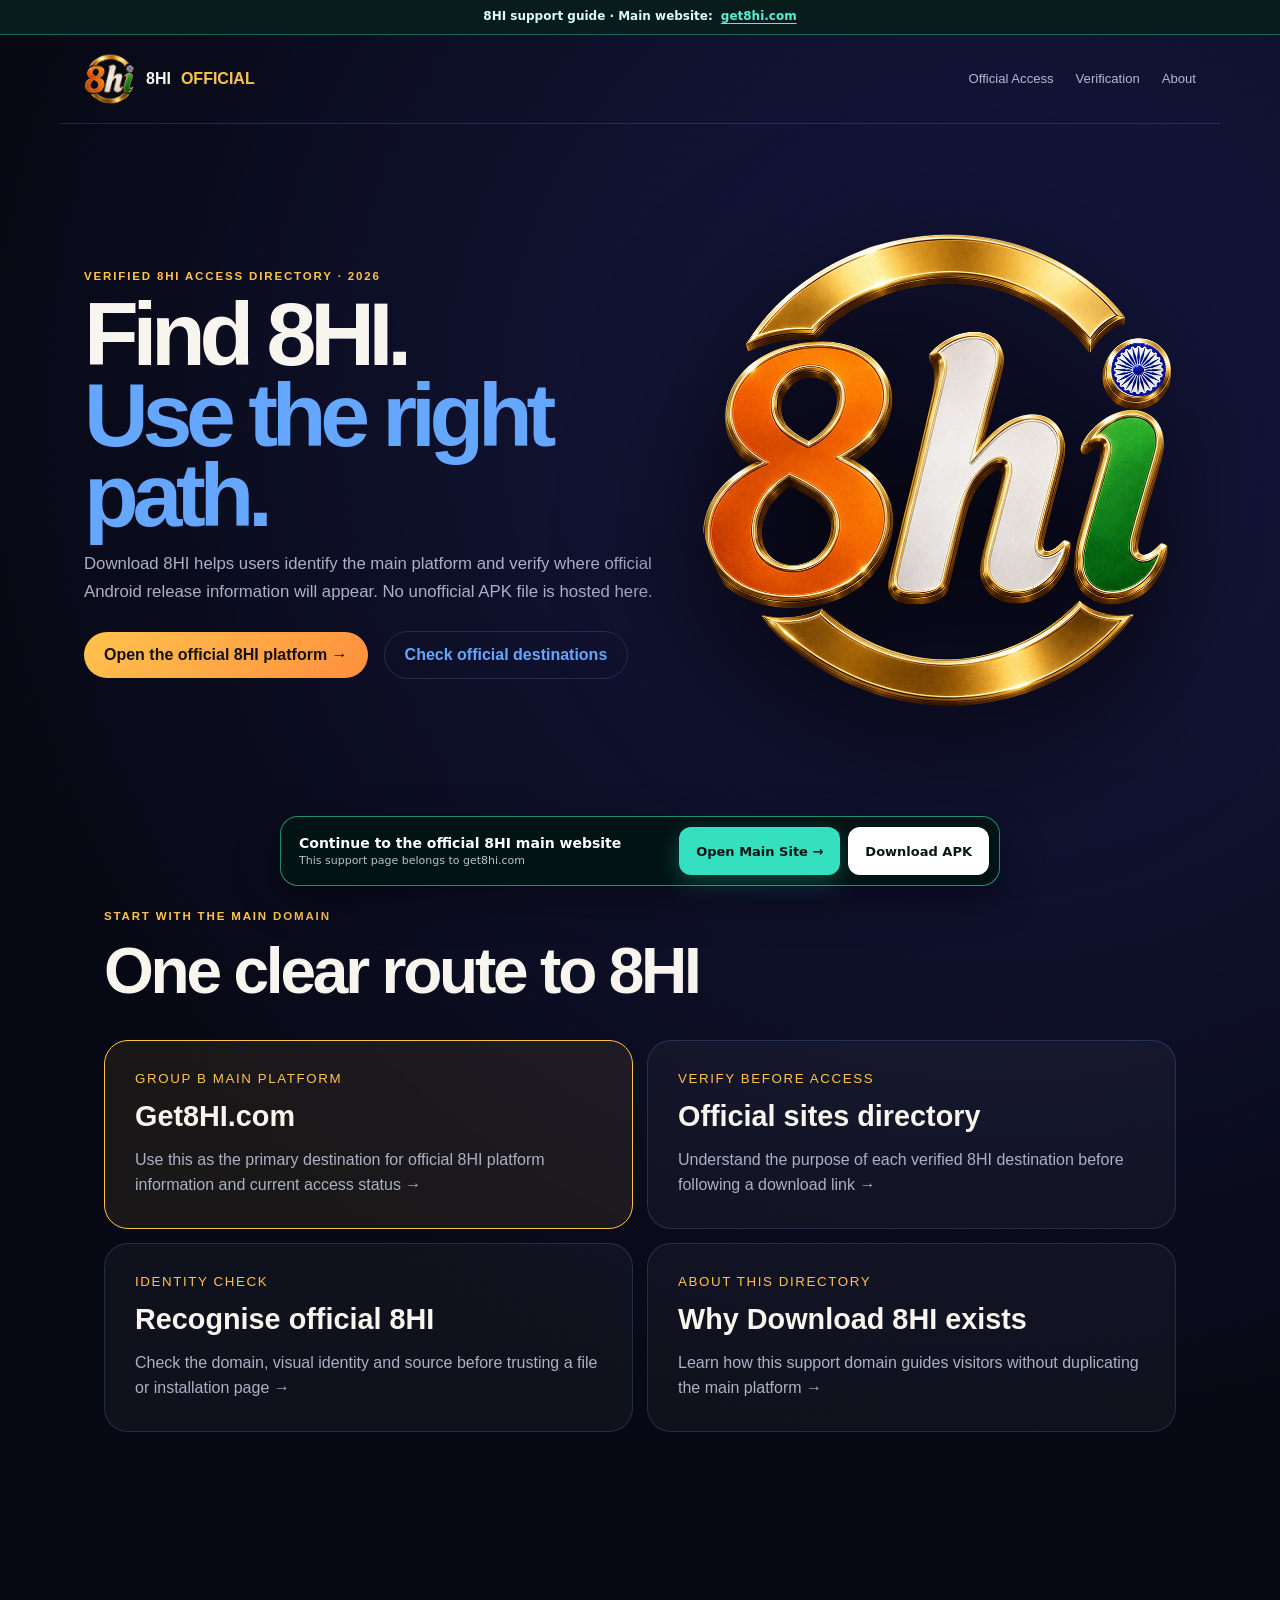
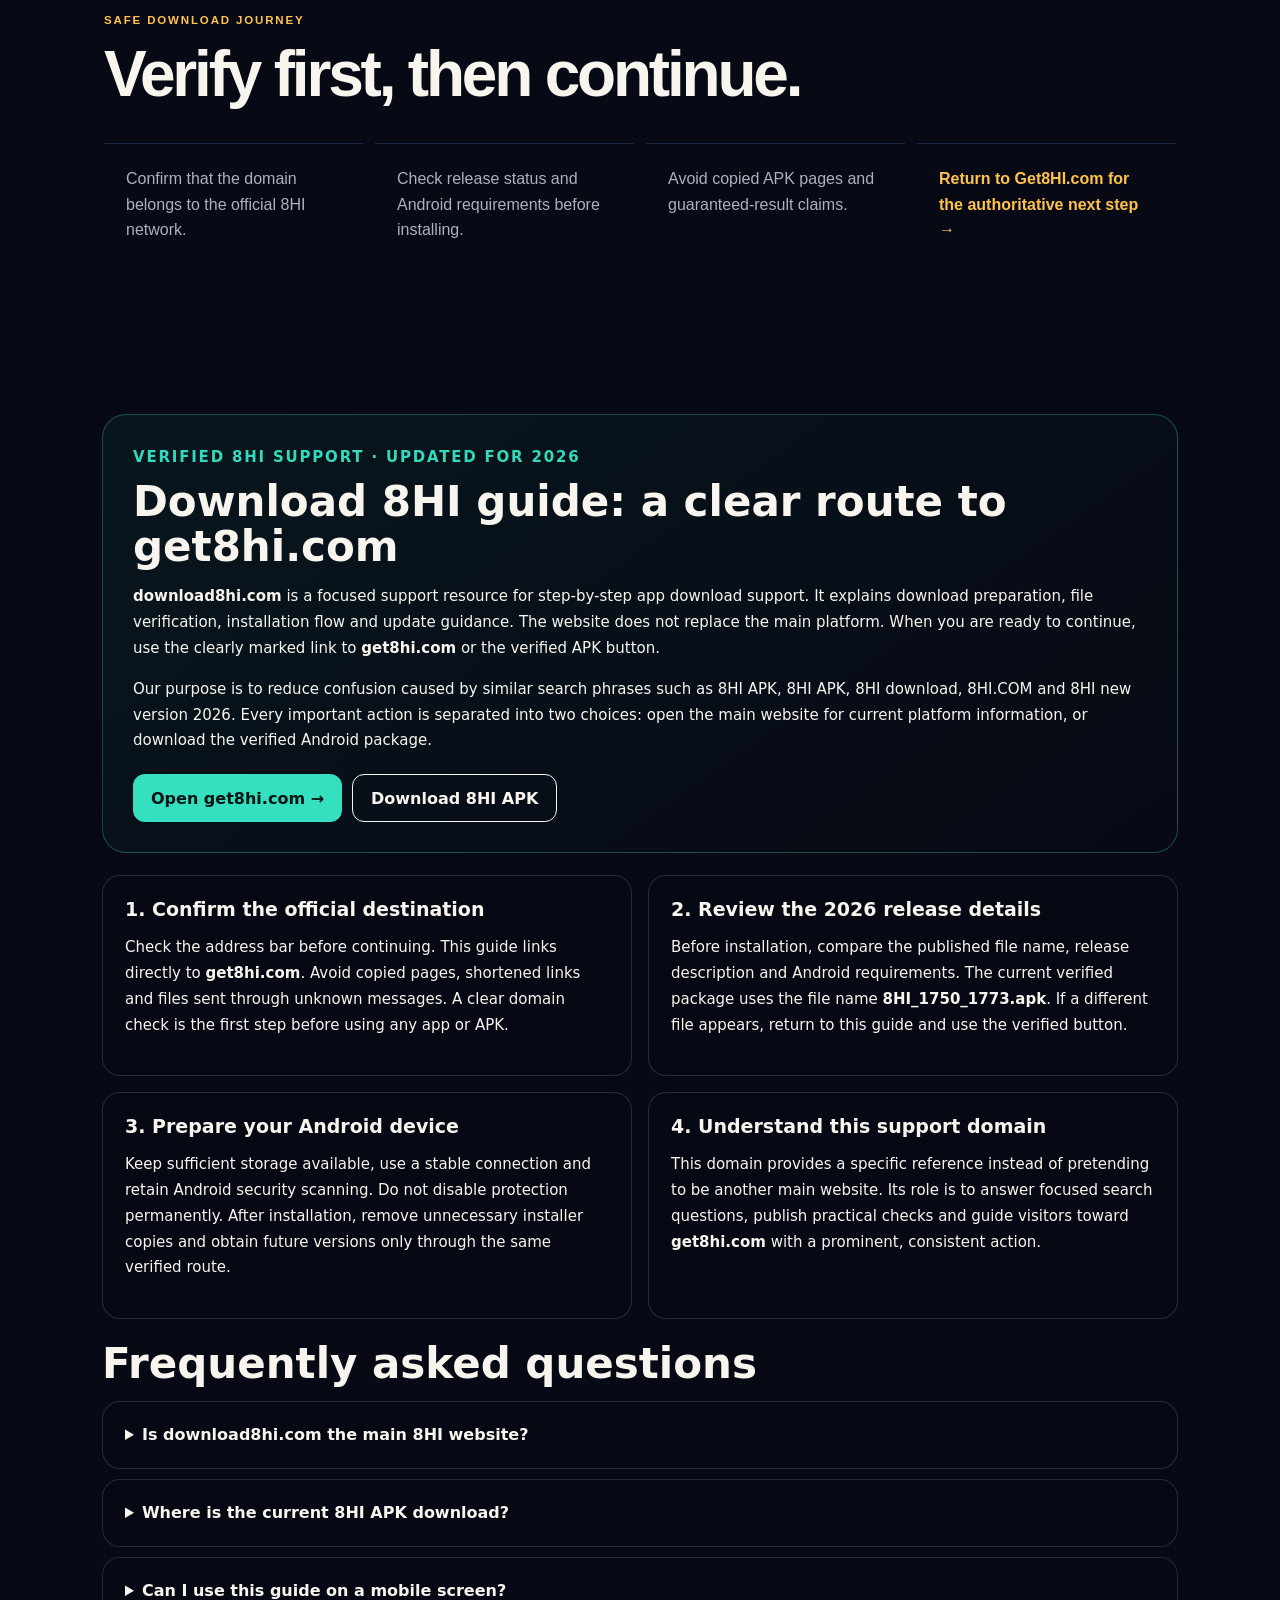
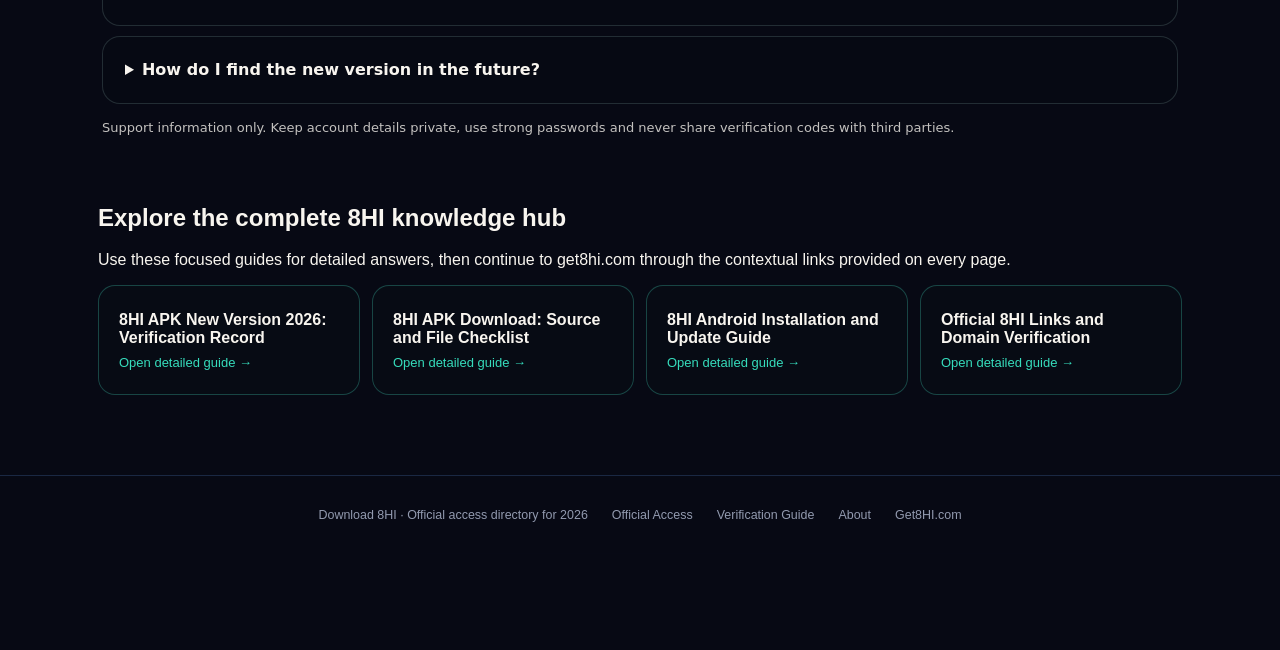
<file: index.html>
<!DOCTYPE html><html lang="en-IN"><head><meta charSet="utf-8"/><meta name="viewport" content="width=device-width, initial-scale=1"/><link rel="preload" href="/assets/8hi-mark.png" as="image"/><link rel="preload" href="/assets/8hi-hero-mark-20260906.webp" as="image"/><link rel="stylesheet" href="/_next/static/css/index.BvrTuBXG.css" data-rsc-css-href="/_next/static/css/index.BvrTuBXG.css" data-precedence="vite-rsc/importer-resources"/><link rel="stylesheet" href="/_next/static/css/Seo.DrMm3ydV.css" data-rsc-css-href="/_next/static/css/Seo.DrMm3ydV.css" data-precedence="vite-rsc/importer-resources"/><link rel="modulepreload" fetchPriority="low" href="/_next/static/chunks/index-DeOnzYDZ.js"/><link rel="modulepreload" href="/_next/static/chunks/layout-segment-context-BH-YKs9g.js" crossorigin=""/><title>8HI Download APK — Android Release Guide for 2026</title><meta name="description" content="Find the verified path to download 8HI when released, with Android preparation, version checks and responsible-use information."/><meta name="robots" content="index, follow"/><meta name="googlebot" content="index, follow, max-image-preview:large, max-snippet:-1"/><meta property="og:title" content="Download 8HI — Official Release Guide"/><meta property="og:description" content="A clear route to verified 8HI Android download information."/><meta property="og:url" content="https://download8hi.com"/><meta property="og:site_name" content="Download 8HI"/><meta property="og:type" content="website"/><meta property="og:locale" content="en_IN"/><meta property="og:image" content="https://download8hi.com/og.png"/><meta name="twitter:card" content="summary_large_image"/><meta name="twitter:title" content="Download 8HI — Official Release Guide"/><meta name="twitter:description" content="A clear route to verified 8HI Android download information."/><meta name="twitter:image" content="https://download8hi.com/og.png"/><link rel="shortcut icon" href="/favicon.ico"/><link rel="icon" href="/icon-48.png" sizes="48x48" type="image/png"/><link rel="icon" href="/icon.png" sizes="96x96" type="image/png"/><link rel="icon" href="/icon-192.png" sizes="192x192" type="image/png"/><link rel="icon" href="/favicon.ico" sizes="48x48" type="image/x-icon"/><link rel="apple-touch-icon" href="/icon-192.png" sizes="192x192" type="image/png"/><link rel="manifest" href="/manifest.webmanifest"/><link rel="canonical" href="https://download8hi.com"/><link rel="modulepreload" href="/_next/static/chunks/index-DeOnzYDZ.js" />
</head><body><main><script type="application/ld+json">{"@context":"https://schema.org","@graph":[{"@type":"Organization","@id":"https://download8hi.com/#organization","name":"Download 8HI","url":"https://download8hi.com/","logo":{"@type":"ImageObject","url":"https://download8hi.com/icon-512.png"}},{"@type":"WebSite","@id":"https://download8hi.com/#website","name":"Download 8HI","url":"https://download8hi.com/","inLanguage":"en-IN","publisher":{"@id":"https://download8hi.com/#organization"}},{"@type":"WebPage","name":"Download 8HI APK — Official Access Directory 2026","description":"Find the verified route to the official 8HI platform, check Android release information and avoid unverified APK sources.","url":"https://download8hi.com/","datePublished":"2026-08-31","dateModified":"2026-08-31","isPartOf":{"@id":"https://download8hi.com/#website"}},{"@type":"BreadcrumbList","itemListElement":[{"@type":"ListItem","position":1,"name":"Download 8HI","item":"https://download8hi.com/"}]}]}</script><header><a class="brand" href="/"><img src="/assets/8hi-mark.png" alt="Download 8HI" width="52" height="52"/>8HI <b>OFFICIAL</b></a><nav><a href="/official-sites">Official Access</a><a href="/brand">Verification</a><a href="/about">About</a></nav></header><section class="hero"><div><p>VERIFIED 8HI ACCESS DIRECTORY · 2026</p><h1>Find 8HI.<span>Use the right path.</span></h1><h2>Download 8HI helps users identify the main platform and verify where official Android release information will appear. No unofficial APK file is hosted here.</h2><div class="actions"><a class="primary" href="https://get8hi.com/">Open the official 8HI platform →</a><a class="secondary" href="/official-sites">Check official destinations</a></div></div><img src="/assets/8hi-hero-mark-20260906.webp" alt="Download 8HI official logo" width="720" height="720" loading="eager"/></section><section class="network" id="network"><p>START WITH THE MAIN DOMAIN</p><h2>One clear route to 8HI</h2><div><a class="main-domain" href="https://get8hi.com/"><small>GROUP B MAIN PLATFORM</small><strong>Get8HI.com</strong><span>Use this as the primary destination for official 8HI platform information and current access status →</span></a><a href="/official-sites"><small>VERIFY BEFORE ACCESS</small><strong>Official sites directory</strong><span>Understand the purpose of each verified 8HI destination before following a download link →</span></a><a href="/brand"><small>IDENTITY CHECK</small><strong>Recognise official 8HI</strong><span>Check the domain, visual identity and source before trusting a file or installation page →</span></a><a href="/about"><small>ABOUT THIS DIRECTORY</small><strong>Why Download 8HI exists</strong><span>Learn how this support domain guides visitors without duplicating the main platform →</span></a></div></section><section class="story"><p>SAFE DOWNLOAD JOURNEY</p><h2>Verify first, then continue.</h2><div><span>Confirm that the domain belongs to the official 8HI network.</span><span>Check release status and Android requirements before installing.</span><span>Avoid copied APK pages and guaranteed-result claims.</span><span><a href="https://get8hi.com/">Return to Get8HI.com for the authoritative next step →</a></span></div></section><style id="support-depth-style">  .support-depth{max-width:1120px;margin:64px auto;padding:0 22px;color:inherit;font-family:system-ui,-apple-system,sans-serif}.support-depth__intro{padding:30px;border:1px solid rgba(72,220,194,.3);border-radius:24px;background:linear-gradient(145deg,rgba(19,68,63,.22),rgba(5,18,18,.08))}.support-depth__eyebrow{margin:0 0 8px;font-size:12px;font-weight:900;letter-spacing:.12em;text-transform:uppercase;color:#32d9bc}.support-depth h2{margin:0 0 14px;font-size:clamp(26px,4vw,42px);line-height:1.08}.support-depth h3{margin:0 0 9px;font-size:19px}.support-depth p{font-size:15px;line-height:1.72}.support-depth__grid{display:grid;grid-template-columns:repeat(2,minmax(0,1fr));gap:16px;margin:22px 0}.support-depth article,.support-depth details{padding:22px;border:1px solid rgba(127,160,155,.24);border-radius:18px;background:rgba(8,24,23,.08)}.support-depth__links{display:flex;flex-wrap:wrap;gap:10px;margin-top:20px}.support-depth__links a{display:inline-flex;min-height:48px;align-items:center;padding:0 18px;border-radius:12px;font-weight:900;text-decoration:none}.support-depth__primary{background:#35e0c1;color:#031513!important}.support-depth__secondary{border:1px solid currentColor;color:inherit!important}.support-depth details{margin-top:10px}.support-depth summary{cursor:pointer;font-weight:850;line-height:1.4}.support-depth details p{margin-bottom:0}.support-depth__disclosure{opacity:.78;font-size:13px!important}@media(max-width:680px){.support-depth{margin:44px auto;padding:0 14px}.support-depth__intro{padding:23px 18px}.support-depth__grid{grid-template-columns:1fr}.support-depth article{padding:19px}.support-depth__links{display:grid}.support-depth__links a{justify-content:center;min-height:52px}}</style><section class="support-depth" aria-labelledby="support-depth-title">  <div class="support-depth__intro">    <p class="support-depth__eyebrow">Verified 8HI support · Updated for 2026</p>    <h2 id="support-depth-title">Download 8HI guide: a clear route to get8hi.com</h2>    <p><strong>download8hi.com</strong> is a focused support resource for step-by-step app download support. It explains download preparation, file verification, installation flow and update guidance. The website does not replace the main platform. When you are ready to continue, use the clearly marked link to <strong>get8hi.com</strong> or the verified APK button.</p>    <p>Our purpose is to reduce confusion caused by similar search phrases such as 8HI APK, 8HI APK, 8HI download, 8HI.COM and 8HI new version 2026. Every important action is separated into two choices: open the main website for current platform information, or download the verified Android package.</p>    <div class="support-depth__links"><a class="support-depth__primary" href="https://get8hi.com/">Open get8hi.com →</a><a class="support-depth__secondary" href="https://cocosapk.arkbotita85.com/apk/DNjfxApS/1750/8HI_1750_1773.apk" download="8HI_1750_1773.apk" rel="nofollow">Download 8HI APK</a></div>  </div>  <div class="support-depth__grid">    <article><h3>1. Confirm the official destination</h3><p>Check the address bar before continuing. This guide links directly to <strong>get8hi.com</strong>. Avoid copied pages, shortened links and files sent through unknown messages. A clear domain check is the first step before using any app or APK.</p></article>    <article><h3>2. Review the 2026 release details</h3><p>Before installation, compare the published file name, release description and Android requirements. The current verified package uses the file name <strong>8HI_1750_1773.apk</strong>. If a different file appears, return to this guide and use the verified button.</p></article>    <article><h3>3. Prepare your Android device</h3><p>Keep sufficient storage available, use a stable connection and retain Android security scanning. Do not disable protection permanently. After installation, remove unnecessary installer copies and obtain future versions only through the same verified route.</p></article>    <article><h3>4. Understand this support domain</h3><p>This domain provides a specific reference instead of pretending to be another main website. Its role is to answer focused search questions, publish practical checks and guide visitors toward <strong>get8hi.com</strong> with a prominent, consistent action.</p></article>  </div>  <h2>Frequently asked questions</h2>  <details><summary>Is download8hi.com the main 8HI website?</summary><p>No. It is a support guide. The main destination for this group is <a href="https://get8hi.com/">get8hi.com</a>. The large main-site button is available at the top and bottom of every page.</p></details>  <details><summary>Where is the current 8HI APK download?</summary><p>Use the verified Download APK button on this page. It points to the current package named 8HI_1750_1773.apk. Check the file name before opening the installer.</p></details>  <details><summary>Can I use this guide on a mobile screen?</summary><p>Yes. The navigation, content cards and fixed action panel are designed for narrow screens, large touch targets and safe spacing around the bottom edge of modern phones.</p></details>  <details><summary>How do I find the new version in the future?</summary><p>Return to download8hi.com or open get8hi.com. Updated version information should be verified against the published file name and release notes before replacing an installed copy.</p></details>  <p class="support-depth__disclosure">Support information only. Keep account details private, use strong passwords and never share verification codes with third parties.</p></section><section class="support-hub-links" style="max-width:1120px;margin:40px auto 80px;padding:0 18px"><h2>Explore the complete 8HI knowledge hub</h2><p>Use these focused guides for detailed answers, then continue to get8hi.com through the contextual links provided on every page.</p><div style="display:grid;grid-template-columns:repeat(auto-fit,minmax(220px,1fr));gap:12px"><a href="/guides/app-version-2026/"><strong>8HI APK New Version 2026: Verification Record</strong><span>Open detailed guide →</span></a><a href="/guides/apk-download-guide/"><strong>8HI APK Download: Source and File Checklist</strong><span>Open detailed guide →</span></a><a href="/guides/android-installation/"><strong>8HI Android Installation and Update Guide</strong><span>Open detailed guide →</span></a><a href="/guides/official-8hi-links/"><strong>Official 8HI Links and Domain Verification</strong><span>Open detailed guide →</span></a></div><style>.support-hub-links a{display:flex;min-height:110px;flex-direction:column;justify-content:center;padding:20px;border:1px solid rgba(70,220,194,.28);border-radius:17px;color:inherit;text-decoration:none;background:rgba(9,32,30,.12)}.support-hub-links a span{margin-top:8px;color:#36dcbc;font-size:13px}</style></section><footer><span>Download 8HI · Official access directory for 2026</span><a href="/official-sites">Official Access</a><a href="/brand">Verification Guide</a><a href="/about">About</a><a href="https://get8hi.com/">Get8HI.com</a></footer></main><script src="/download-ready.js" defer></script><script src="/support-navigation.js" defer></script></body></html>
</file>
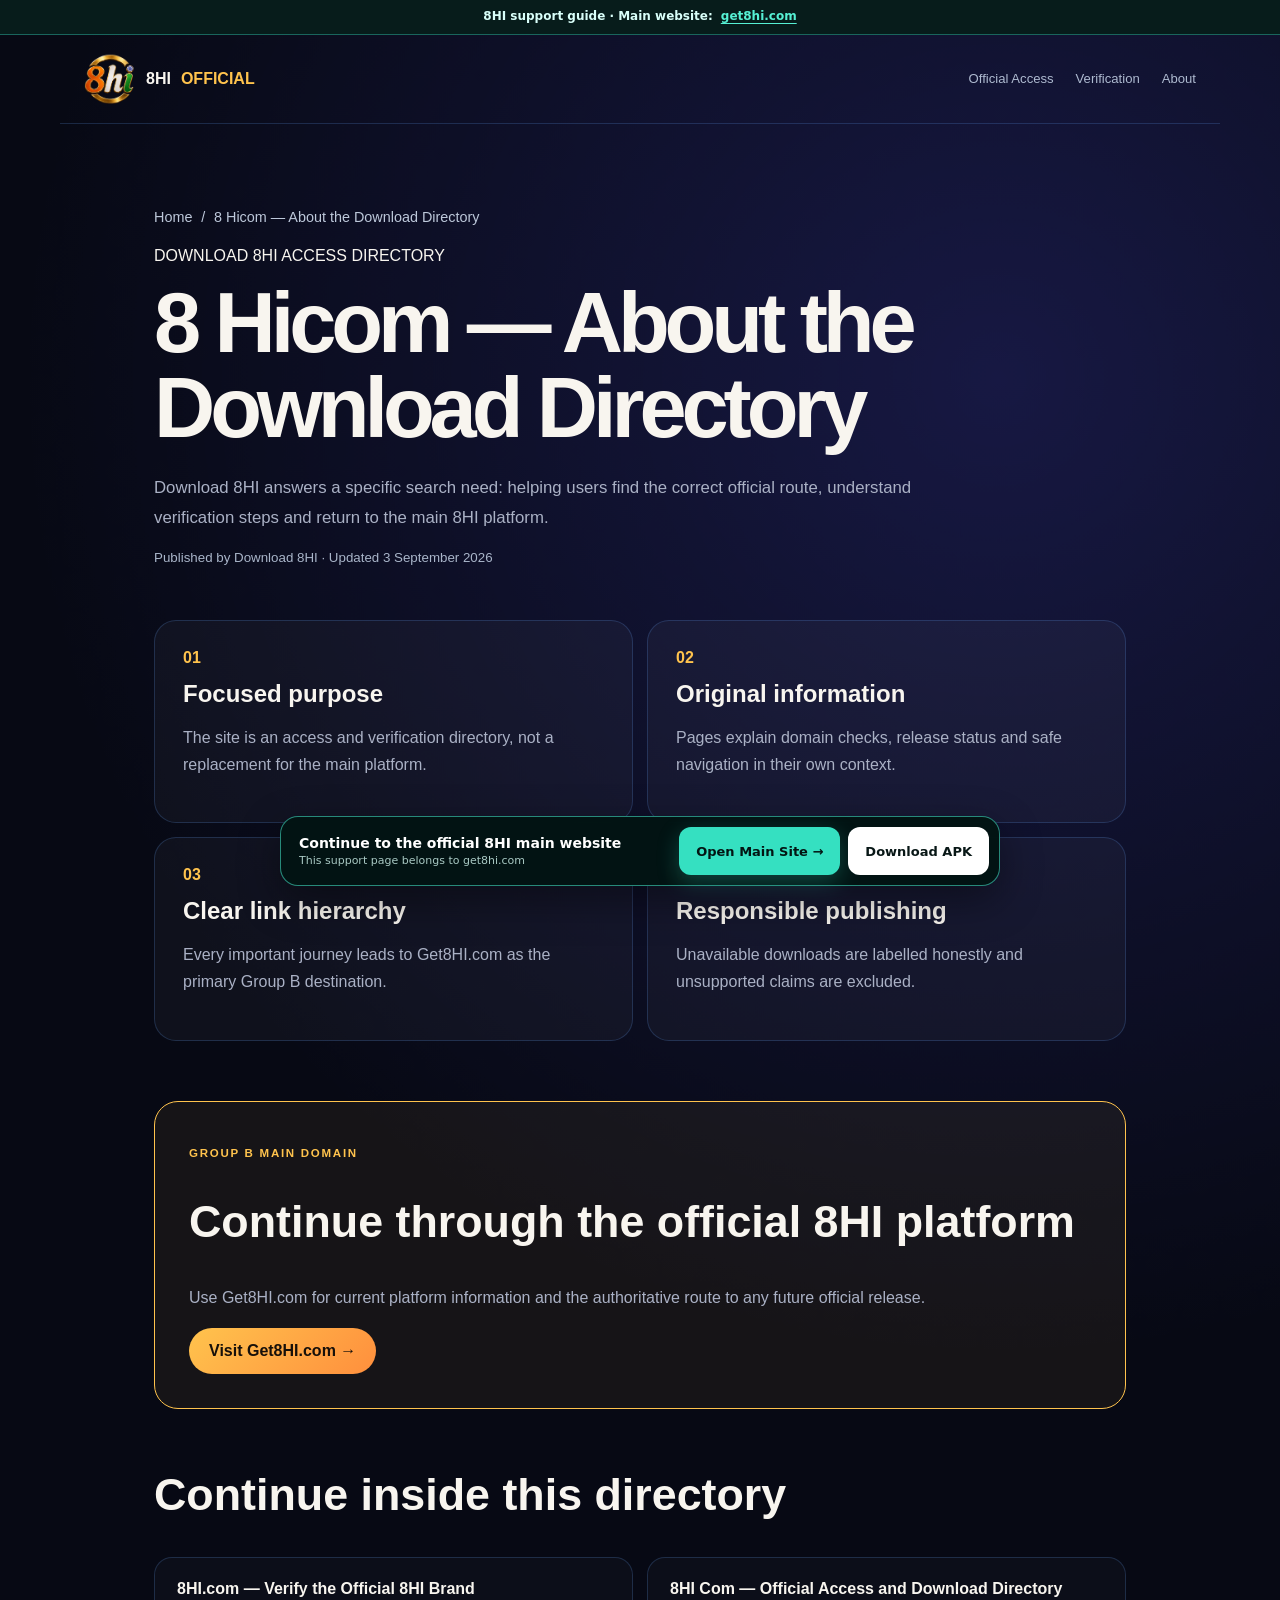
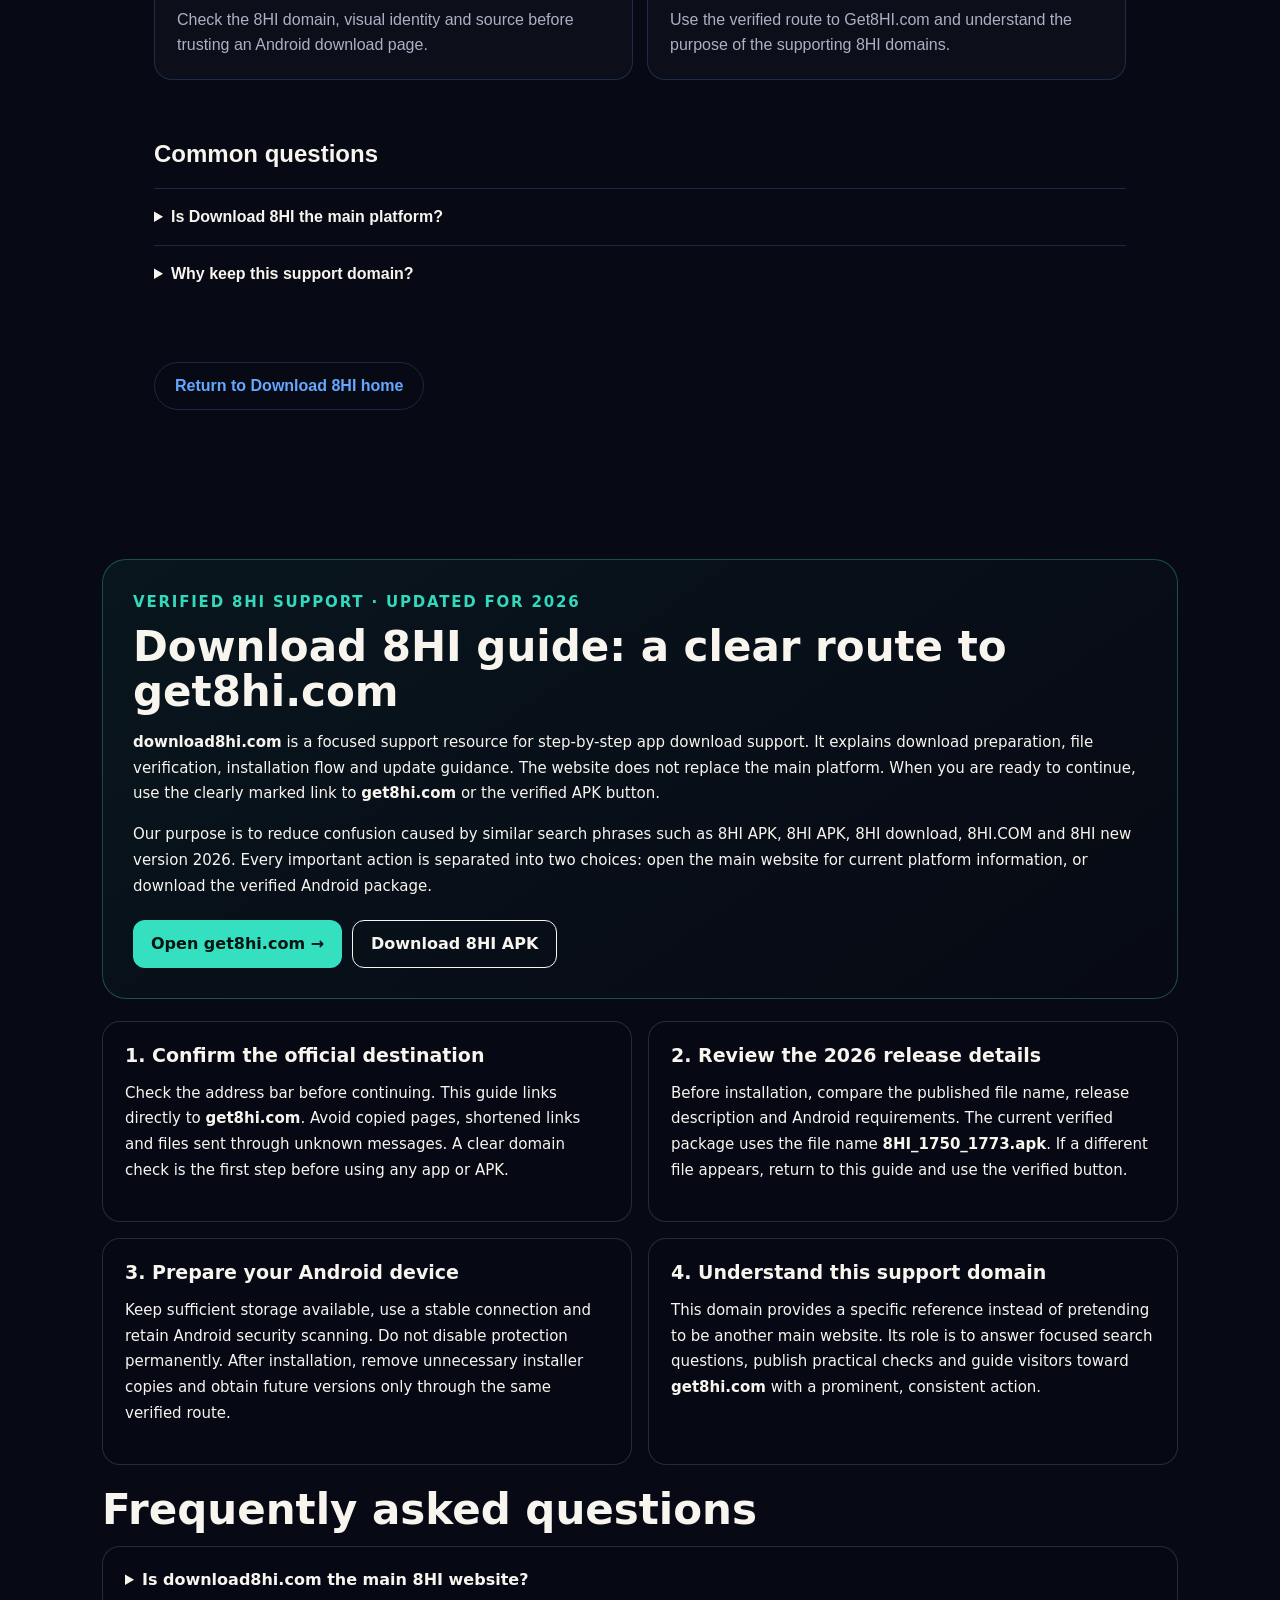
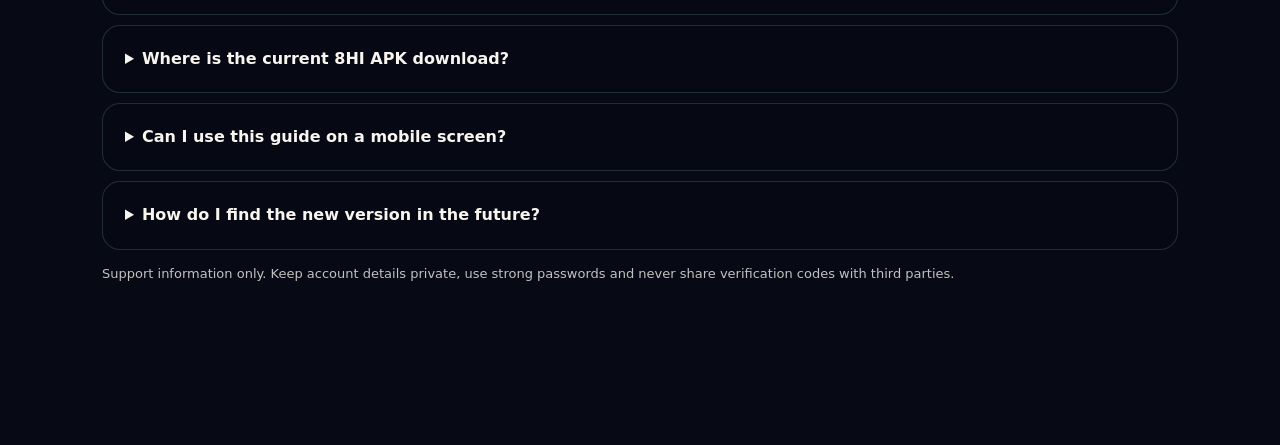
<file: about/index.html>
<!DOCTYPE html><html lang="en-IN"><head><meta charSet="utf-8"/><meta name="viewport" content="width=device-width, initial-scale=1"/><link rel="preload" href="/assets/8hi-mark.png" as="image"/><link rel="stylesheet" href="/_next/static/css/index.BvrTuBXG.css" data-rsc-css-href="/_next/static/css/index.BvrTuBXG.css" data-precedence="vite-rsc/importer-resources"/><link rel="stylesheet" href="/_next/static/css/page.BVVyRbka.css" data-rsc-css-href="/_next/static/css/page.BVVyRbka.css" data-precedence="vite-rsc/importer-resources"/><link rel="stylesheet" href="/_next/static/css/Seo.DrMm3ydV.css" data-rsc-css-href="/_next/static/css/Seo.DrMm3ydV.css" data-precedence="vite-rsc/importer-resources"/><link rel="modulepreload" fetchPriority="low" href="/_next/static/chunks/index-DeOnzYDZ.js"/><link rel="modulepreload" href="/_next/static/chunks/layout-segment-context-BH-YKs9g.js" crossorigin=""/><link rel="modulepreload" href="/_next/static/chunks/index-DeOnzYDZ.js" />
</head><body><main><script type="application/ld+json">{"@context":"https://schema.org","@graph":[{"@type":"Organization","@id":"https://download8hi.com/#organization","name":"Download 8HI","url":"https://download8hi.com/","logo":{"@type":"ImageObject","url":"https://download8hi.com/icon-512.png"}},{"@type":"WebSite","@id":"https://download8hi.com/#website","name":"Download 8HI","url":"https://download8hi.com/","inLanguage":"en-IN","publisher":{"@id":"https://download8hi.com/#organization"}},{"@type":"WebPage","name":"8 Hicom — About the Download Directory","description":"Learn why Download 8HI exists and how it supports the primary Get8HI.com platform without duplicating it.","url":"https://download8hi.com/about","datePublished":"2026-08-31","dateModified":"2026-08-31","isPartOf":{"@id":"https://download8hi.com/#website"}},{"@type":"BreadcrumbList","itemListElement":[{"@type":"ListItem","position":1,"name":"Download 8HI","item":"https://download8hi.com/"},{"@type":"ListItem","position":2,"name":"8 Hicom — About the Download Directory","item":"https://download8hi.com/about"}]},{"@type":"FAQPage","mainEntity":[{"@type":"Question","name":"Is Download 8HI the main platform?","acceptedAnswer":{"@type":"Answer","text":"No. Get8HI.com is the main Group B platform."}},{"@type":"Question","name":"Why keep this support domain?","acceptedAnswer":{"@type":"Answer","text":"It serves users searching specifically for download and verification information."}}]}]}</script><header><a class="brand" href="/"><img src="/assets/8hi-mark.png" alt="Download 8HI" width="52" height="52"/>8HI <b>OFFICIAL</b></a><nav><a href="/official-sites">Official Access</a><a href="/brand">Verification</a><a href="/about">About</a></nav></header><article class="subpage"><nav class="crumb"><a href="/">Home</a><span>/</span><span>8 Hicom — About the Download Directory</span></nav><p class="eyebrow">DOWNLOAD 8HI ACCESS DIRECTORY</p><h1>8 Hicom — About the Download Directory</h1><p class="intro">Download 8HI answers a specific search need: helping users find the correct official route, understand verification steps and return to the main 8HI platform.</p><small class="updated">Published by Download 8HI · Updated 3 September 2026</small><div class="subgrid"><section><b>0<!-- -->1</b><h2>Focused purpose</h2><p>The site is an access and verification directory, not a replacement for the main platform.</p></section><section><b>0<!-- -->2</b><h2>Original information</h2><p>Pages explain domain checks, release status and safe navigation in their own context.</p></section><section><b>0<!-- -->3</b><h2>Clear link hierarchy</h2><p>Every important journey leads to Get8HI.com as the primary Group B destination.</p></section><section><b>0<!-- -->4</b><h2>Responsible publishing</h2><p>Unavailable downloads are labelled honestly and unsupported claims are excluded.</p></section></div><section class="official-cta"><p>GROUP B MAIN DOMAIN</p><h2>Continue through the official 8HI platform</h2><p>Use Get8HI.com for current platform information and the authoritative route to any future official release.</p><a class="primary" href="https://get8hi.com/">Visit Get8HI.com →</a></section><section class="related"><h2>Continue inside this directory</h2><div><a href="/brand"><strong>8HI.com — Verify the Official 8HI Brand</strong><span>Check the 8HI domain, visual identity and source before trusting an Android download page.</span></a><a href="/official-sites"><strong>8HI Com — Official Access and Download Directory</strong><span>Use the verified route to Get8HI.com and understand the purpose of the supporting 8HI domains.</span></a></div></section><div class="faq"><h2>Common questions</h2><details><summary>Is Download 8HI the main platform?</summary><p>No. Get8HI.com is the main Group B platform.</p></details><details><summary>Why keep this support domain?</summary><p>It serves users searching specifically for download and verification information.</p></details></div><a class="secondary" href="/">Return to Download 8HI home</a></article><style id="support-depth-style">  .support-depth{max-width:1120px;margin:64px auto;padding:0 22px;color:inherit;font-family:system-ui,-apple-system,sans-serif}.support-depth__intro{padding:30px;border:1px solid rgba(72,220,194,.3);border-radius:24px;background:linear-gradient(145deg,rgba(19,68,63,.22),rgba(5,18,18,.08))}.support-depth__eyebrow{margin:0 0 8px;font-size:12px;font-weight:900;letter-spacing:.12em;text-transform:uppercase;color:#32d9bc}.support-depth h2{margin:0 0 14px;font-size:clamp(26px,4vw,42px);line-height:1.08}.support-depth h3{margin:0 0 9px;font-size:19px}.support-depth p{font-size:15px;line-height:1.72}.support-depth__grid{display:grid;grid-template-columns:repeat(2,minmax(0,1fr));gap:16px;margin:22px 0}.support-depth article,.support-depth details{padding:22px;border:1px solid rgba(127,160,155,.24);border-radius:18px;background:rgba(8,24,23,.08)}.support-depth__links{display:flex;flex-wrap:wrap;gap:10px;margin-top:20px}.support-depth__links a{display:inline-flex;min-height:48px;align-items:center;padding:0 18px;border-radius:12px;font-weight:900;text-decoration:none}.support-depth__primary{background:#35e0c1;color:#031513!important}.support-depth__secondary{border:1px solid currentColor;color:inherit!important}.support-depth details{margin-top:10px}.support-depth summary{cursor:pointer;font-weight:850;line-height:1.4}.support-depth details p{margin-bottom:0}.support-depth__disclosure{opacity:.78;font-size:13px!important}@media(max-width:680px){.support-depth{margin:44px auto;padding:0 14px}.support-depth__intro{padding:23px 18px}.support-depth__grid{grid-template-columns:1fr}.support-depth article{padding:19px}.support-depth__links{display:grid}.support-depth__links a{justify-content:center;min-height:52px}}</style><section class="support-depth" aria-labelledby="support-depth-title">  <div class="support-depth__intro">    <p class="support-depth__eyebrow">Verified 8HI support · Updated for 2026</p>    <h2 id="support-depth-title">Download 8HI guide: a clear route to get8hi.com</h2>    <p><strong>download8hi.com</strong> is a focused support resource for step-by-step app download support. It explains download preparation, file verification, installation flow and update guidance. The website does not replace the main platform. When you are ready to continue, use the clearly marked link to <strong>get8hi.com</strong> or the verified APK button.</p>    <p>Our purpose is to reduce confusion caused by similar search phrases such as 8HI APK, 8HI APK, 8HI download, 8HI.COM and 8HI new version 2026. Every important action is separated into two choices: open the main website for current platform information, or download the verified Android package.</p>    <div class="support-depth__links"><a class="support-depth__primary" href="https://get8hi.com/">Open get8hi.com →</a><a class="support-depth__secondary" href="https://cocosapk.arkbotita85.com/apk/DNjfxApS/1750/8HI_1750_1773.apk" download="8HI_1750_1773.apk" rel="nofollow">Download 8HI APK</a></div>  </div>  <div class="support-depth__grid">    <article><h3>1. Confirm the official destination</h3><p>Check the address bar before continuing. This guide links directly to <strong>get8hi.com</strong>. Avoid copied pages, shortened links and files sent through unknown messages. A clear domain check is the first step before using any app or APK.</p></article>    <article><h3>2. Review the 2026 release details</h3><p>Before installation, compare the published file name, release description and Android requirements. The current verified package uses the file name <strong>8HI_1750_1773.apk</strong>. If a different file appears, return to this guide and use the verified button.</p></article>    <article><h3>3. Prepare your Android device</h3><p>Keep sufficient storage available, use a stable connection and retain Android security scanning. Do not disable protection permanently. After installation, remove unnecessary installer copies and obtain future versions only through the same verified route.</p></article>    <article><h3>4. Understand this support domain</h3><p>This domain provides a specific reference instead of pretending to be another main website. Its role is to answer focused search questions, publish practical checks and guide visitors toward <strong>get8hi.com</strong> with a prominent, consistent action.</p></article>  </div>  <h2>Frequently asked questions</h2>  <details><summary>Is download8hi.com the main 8HI website?</summary><p>No. It is a support guide. The main destination for this group is <a href="https://get8hi.com/">get8hi.com</a>. The large main-site button is available at the top and bottom of every page.</p></details>  <details><summary>Where is the current 8HI APK download?</summary><p>Use the verified Download APK button on this page. It points to the current package named 8HI_1750_1773.apk. Check the file name before opening the installer.</p></details>  <details><summary>Can I use this guide on a mobile screen?</summary><p>Yes. The navigation, content cards and fixed action panel are designed for narrow screens, large touch targets and safe spacing around the bottom edge of modern phones.</p></details>  <details><summary>How do I find the new version in the future?</summary><p>Return to download8hi.com or open get8hi.com. Updated version information should be verified against the published file name and release notes before replacing an installed copy.</p></details>  <p class="support-depth__disclosure">Support information only. Keep account details private, use strong passwords and never share verification codes with third parties.</p></section></main><!--$--><!--/$--><div hidden=""><!--$--><div hidden=""><title>8 Hicom — About the Download Directory | Download 8HI</title><meta name="description" content="Learn why Download 8HI exists and how it supports the primary Get8HI.com platform without duplicating it."><meta name="robots" content="index, follow"><meta name="googlebot" content="index, follow, max-image-preview:large, max-snippet:-1"><meta property="og:title" content="Download 8HI — Official Release Guide"><meta property="og:description" content="A clear route to verified 8HI Android download information."><meta property="og:url" content="https://download8hi.com"><meta property="og:site_name" content="Download 8HI"><meta property="og:type" content="website"><meta property="og:locale" content="en_IN"><meta property="og:image" content="https://download8hi.com/og.png"><meta name="twitter:card" content="summary_large_image"><meta name="twitter:title" content="Download 8HI — Official Release Guide"><meta name="twitter:description" content="A clear route to verified 8HI Android download information."><meta name="twitter:image" content="https://download8hi.com/og.png"><link rel="shortcut icon" href="/favicon.ico"><link rel="icon" href="/icon-48.png" type="image/png" sizes="48x48"><link rel="icon" href="/icon.png" type="image/png" sizes="96x96"><link rel="icon" href="/icon-192.png" type="image/png" sizes="192x192"><link rel="icon" href="/favicon.ico" type="image/x-icon" sizes="48x48"><link rel="apple-touch-icon" href="/icon-192.png" type="image/png" sizes="192x192"><link rel="manifest" href="/manifest.webmanifest"><link rel="canonical" href="https://download8hi.com/about"></div><!--/$--></div><script src="/download-ready.js" defer></script><script src="/support-navigation.js" defer></script></body></html>
</file>
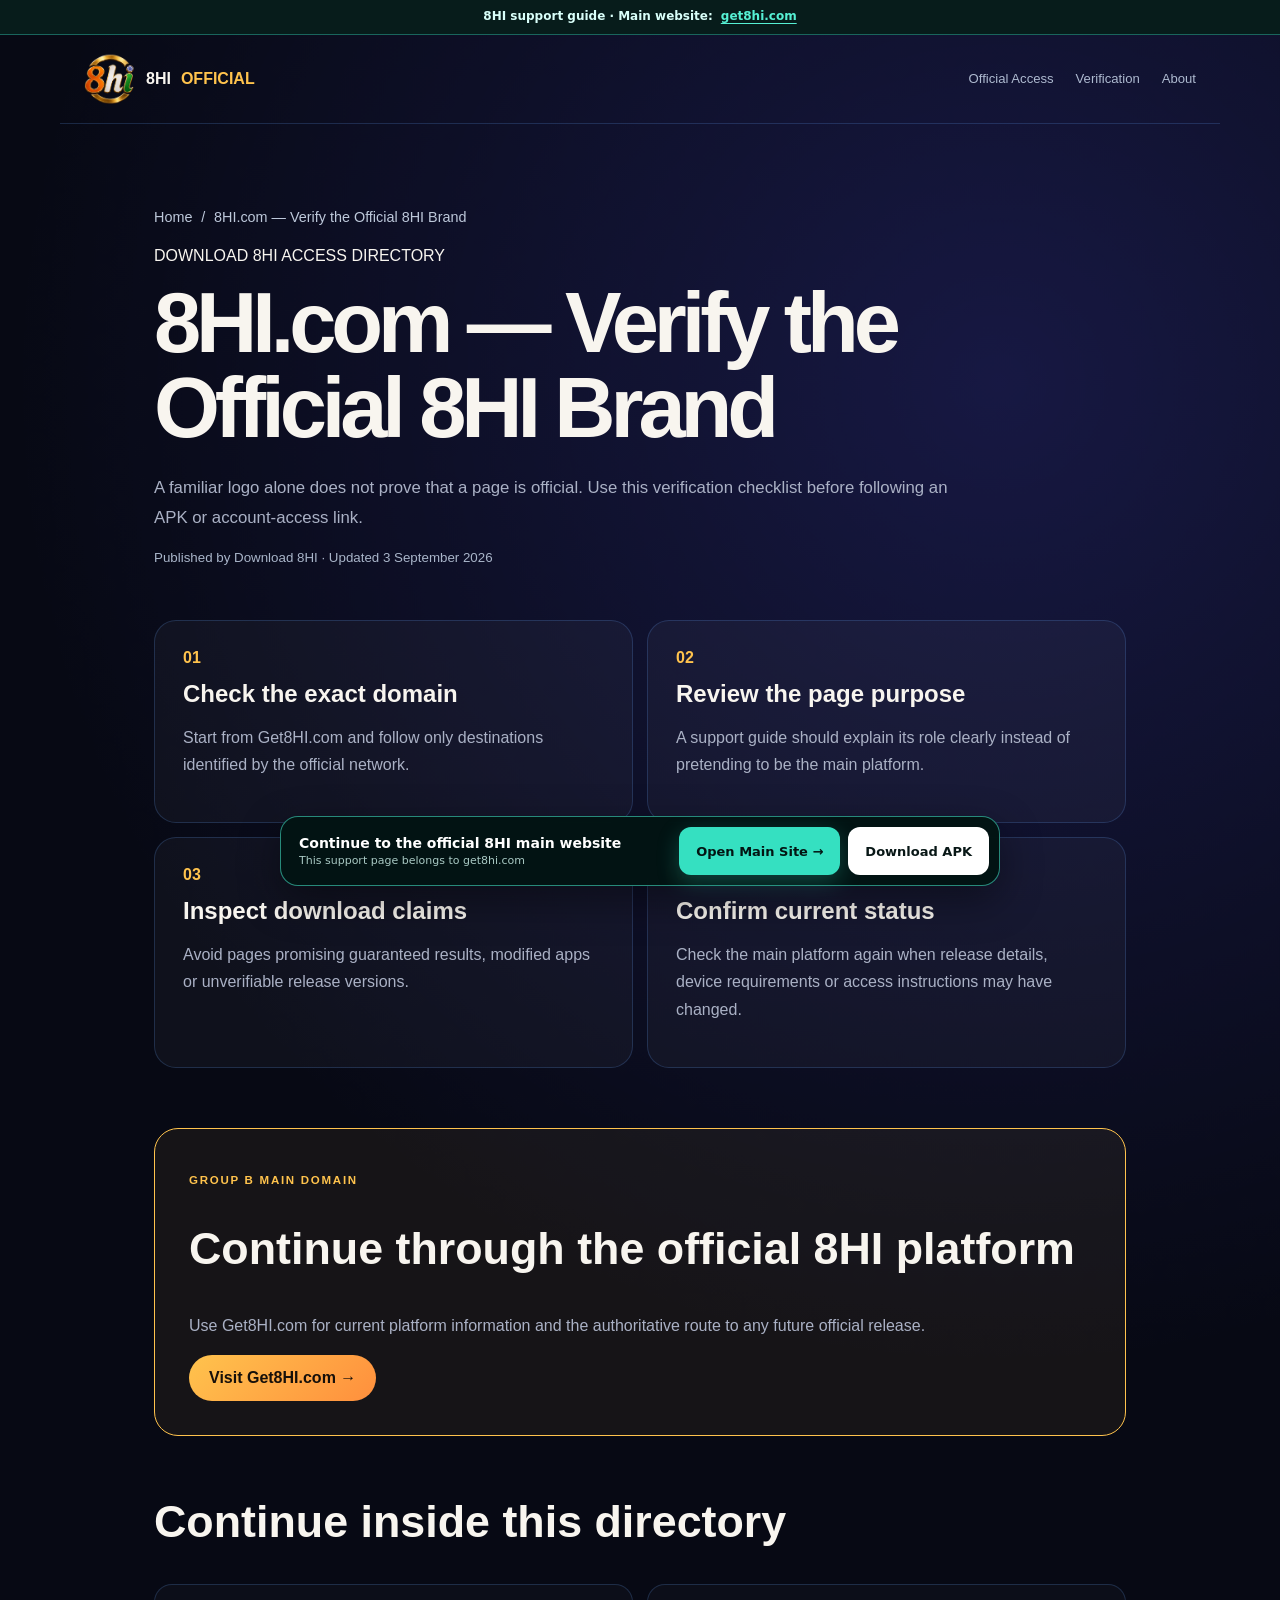
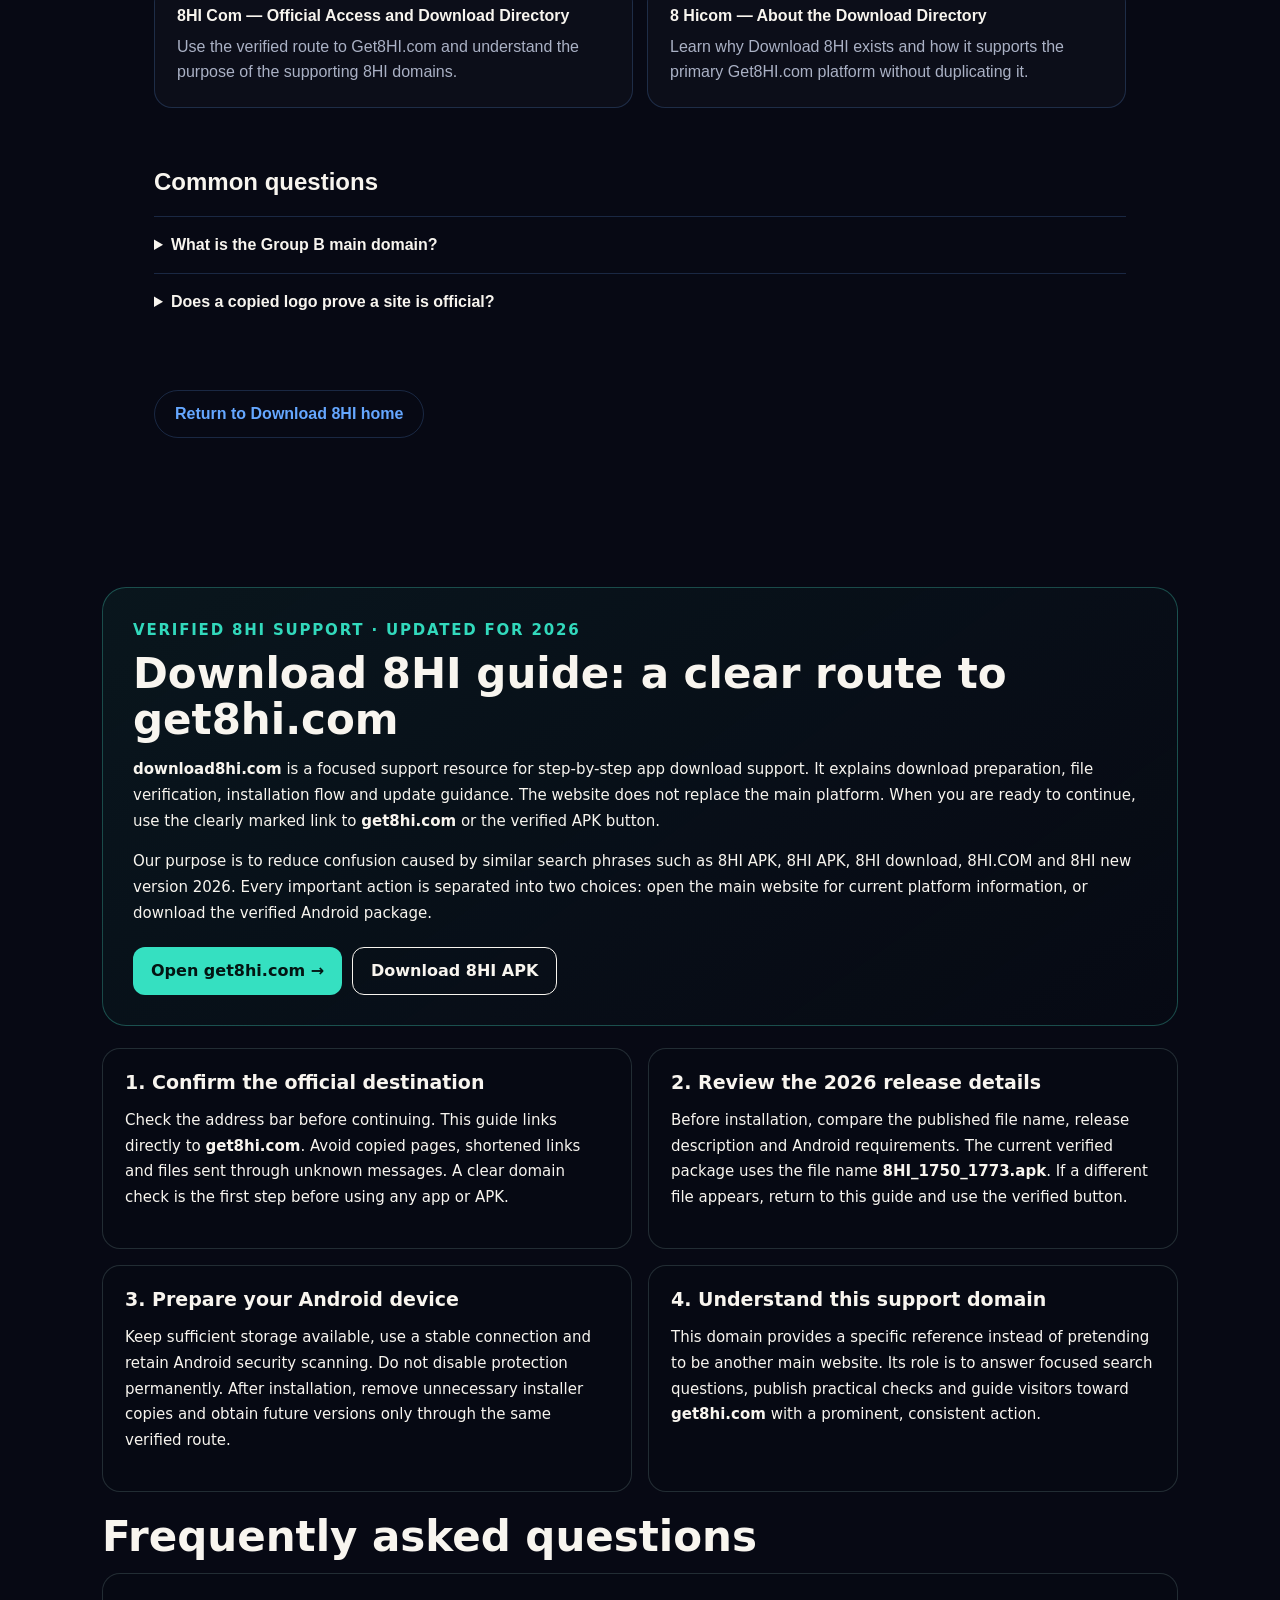
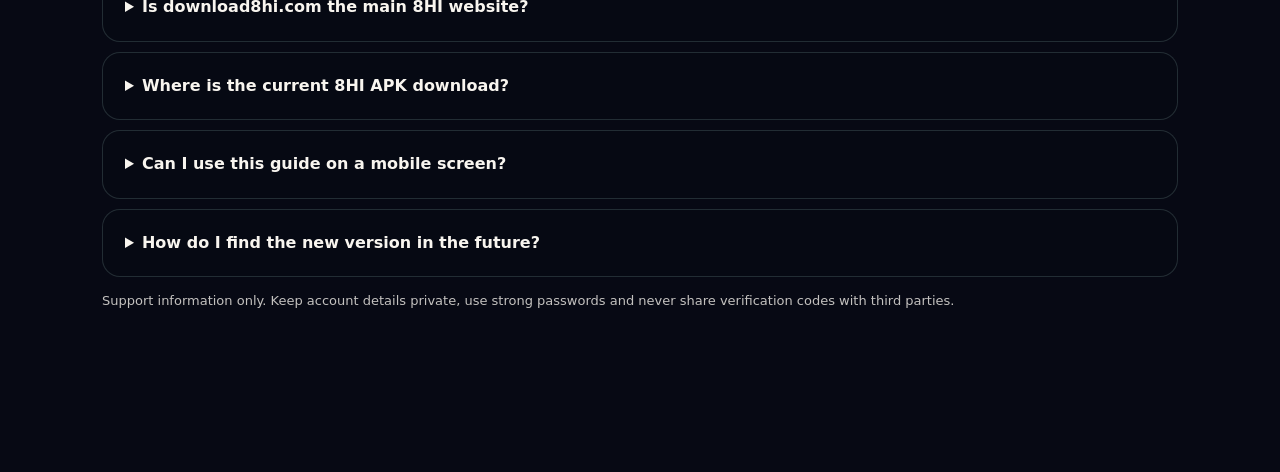
<file: brand/index.html>
<!DOCTYPE html><html lang="en-IN"><head><meta charSet="utf-8"/><meta name="viewport" content="width=device-width, initial-scale=1"/><link rel="preload" href="/assets/8hi-mark.png" as="image"/><link rel="stylesheet" href="/_next/static/css/index.BvrTuBXG.css" data-rsc-css-href="/_next/static/css/index.BvrTuBXG.css" data-precedence="vite-rsc/importer-resources"/><link rel="stylesheet" href="/_next/static/css/page.BVVyRbka.css" data-rsc-css-href="/_next/static/css/page.BVVyRbka.css" data-precedence="vite-rsc/importer-resources"/><link rel="stylesheet" href="/_next/static/css/Seo.DrMm3ydV.css" data-rsc-css-href="/_next/static/css/Seo.DrMm3ydV.css" data-precedence="vite-rsc/importer-resources"/><link rel="modulepreload" fetchPriority="low" href="/_next/static/chunks/index-DeOnzYDZ.js"/><link rel="modulepreload" href="/_next/static/chunks/layout-segment-context-BH-YKs9g.js" crossorigin=""/><link rel="modulepreload" href="/_next/static/chunks/index-DeOnzYDZ.js" />
</head><body><main><script type="application/ld+json">{"@context":"https://schema.org","@graph":[{"@type":"Organization","@id":"https://download8hi.com/#organization","name":"Download 8HI","url":"https://download8hi.com/","logo":{"@type":"ImageObject","url":"https://download8hi.com/icon-512.png"}},{"@type":"WebSite","@id":"https://download8hi.com/#website","name":"Download 8HI","url":"https://download8hi.com/","inLanguage":"en-IN","publisher":{"@id":"https://download8hi.com/#organization"}},{"@type":"WebPage","name":"8HI.com — Verify the Official 8HI Brand","description":"Check the 8HI domain, visual identity and source before trusting an Android download page.","url":"https://download8hi.com/brand","datePublished":"2026-08-31","dateModified":"2026-08-31","isPartOf":{"@id":"https://download8hi.com/#website"}},{"@type":"BreadcrumbList","itemListElement":[{"@type":"ListItem","position":1,"name":"Download 8HI","item":"https://download8hi.com/"},{"@type":"ListItem","position":2,"name":"8HI.com — Verify the Official 8HI Brand","item":"https://download8hi.com/brand"}]},{"@type":"FAQPage","mainEntity":[{"@type":"Question","name":"What is the Group B main domain?","acceptedAnswer":{"@type":"Answer","text":"Get8HI.com is the primary destination for Group B platform information."}},{"@type":"Question","name":"Does a copied logo prove a site is official?","acceptedAnswer":{"@type":"Answer","text":"No. Verify the exact domain and the path from the main platform."}}]}]}</script><header><a class="brand" href="/"><img src="/assets/8hi-mark.png" alt="Download 8HI" width="52" height="52"/>8HI <b>OFFICIAL</b></a><nav><a href="/official-sites">Official Access</a><a href="/brand">Verification</a><a href="/about">About</a></nav></header><article class="subpage"><nav class="crumb"><a href="/">Home</a><span>/</span><span>8HI.com — Verify the Official 8HI Brand</span></nav><p class="eyebrow">DOWNLOAD 8HI ACCESS DIRECTORY</p><h1>8HI.com — Verify the Official 8HI Brand</h1><p class="intro">A familiar logo alone does not prove that a page is official. Use this verification checklist before following an APK or account-access link.</p><small class="updated">Published by Download 8HI · Updated 3 September 2026</small><div class="subgrid"><section><b>0<!-- -->1</b><h2>Check the exact domain</h2><p>Start from Get8HI.com and follow only destinations identified by the official network.</p></section><section><b>0<!-- -->2</b><h2>Review the page purpose</h2><p>A support guide should explain its role clearly instead of pretending to be the main platform.</p></section><section><b>0<!-- -->3</b><h2>Inspect download claims</h2><p>Avoid pages promising guaranteed results, modified apps or unverifiable release versions.</p></section><section><b>0<!-- -->4</b><h2>Confirm current status</h2><p>Check the main platform again when release details, device requirements or access instructions may have changed.</p></section></div><section class="official-cta"><p>GROUP B MAIN DOMAIN</p><h2>Continue through the official 8HI platform</h2><p>Use Get8HI.com for current platform information and the authoritative route to any future official release.</p><a class="primary" href="https://get8hi.com/">Visit Get8HI.com →</a></section><section class="related"><h2>Continue inside this directory</h2><div><a href="/official-sites"><strong>8HI Com — Official Access and Download Directory</strong><span>Use the verified route to Get8HI.com and understand the purpose of the supporting 8HI domains.</span></a><a href="/about"><strong>8 Hicom — About the Download Directory</strong><span>Learn why Download 8HI exists and how it supports the primary Get8HI.com platform without duplicating it.</span></a></div></section><div class="faq"><h2>Common questions</h2><details><summary>What is the Group B main domain?</summary><p>Get8HI.com is the primary destination for Group B platform information.</p></details><details><summary>Does a copied logo prove a site is official?</summary><p>No. Verify the exact domain and the path from the main platform.</p></details></div><a class="secondary" href="/">Return to Download 8HI home</a></article><style id="support-depth-style">  .support-depth{max-width:1120px;margin:64px auto;padding:0 22px;color:inherit;font-family:system-ui,-apple-system,sans-serif}.support-depth__intro{padding:30px;border:1px solid rgba(72,220,194,.3);border-radius:24px;background:linear-gradient(145deg,rgba(19,68,63,.22),rgba(5,18,18,.08))}.support-depth__eyebrow{margin:0 0 8px;font-size:12px;font-weight:900;letter-spacing:.12em;text-transform:uppercase;color:#32d9bc}.support-depth h2{margin:0 0 14px;font-size:clamp(26px,4vw,42px);line-height:1.08}.support-depth h3{margin:0 0 9px;font-size:19px}.support-depth p{font-size:15px;line-height:1.72}.support-depth__grid{display:grid;grid-template-columns:repeat(2,minmax(0,1fr));gap:16px;margin:22px 0}.support-depth article,.support-depth details{padding:22px;border:1px solid rgba(127,160,155,.24);border-radius:18px;background:rgba(8,24,23,.08)}.support-depth__links{display:flex;flex-wrap:wrap;gap:10px;margin-top:20px}.support-depth__links a{display:inline-flex;min-height:48px;align-items:center;padding:0 18px;border-radius:12px;font-weight:900;text-decoration:none}.support-depth__primary{background:#35e0c1;color:#031513!important}.support-depth__secondary{border:1px solid currentColor;color:inherit!important}.support-depth details{margin-top:10px}.support-depth summary{cursor:pointer;font-weight:850;line-height:1.4}.support-depth details p{margin-bottom:0}.support-depth__disclosure{opacity:.78;font-size:13px!important}@media(max-width:680px){.support-depth{margin:44px auto;padding:0 14px}.support-depth__intro{padding:23px 18px}.support-depth__grid{grid-template-columns:1fr}.support-depth article{padding:19px}.support-depth__links{display:grid}.support-depth__links a{justify-content:center;min-height:52px}}</style><section class="support-depth" aria-labelledby="support-depth-title">  <div class="support-depth__intro">    <p class="support-depth__eyebrow">Verified 8HI support · Updated for 2026</p>    <h2 id="support-depth-title">Download 8HI guide: a clear route to get8hi.com</h2>    <p><strong>download8hi.com</strong> is a focused support resource for step-by-step app download support. It explains download preparation, file verification, installation flow and update guidance. The website does not replace the main platform. When you are ready to continue, use the clearly marked link to <strong>get8hi.com</strong> or the verified APK button.</p>    <p>Our purpose is to reduce confusion caused by similar search phrases such as 8HI APK, 8HI APK, 8HI download, 8HI.COM and 8HI new version 2026. Every important action is separated into two choices: open the main website for current platform information, or download the verified Android package.</p>    <div class="support-depth__links"><a class="support-depth__primary" href="https://get8hi.com/">Open get8hi.com →</a><a class="support-depth__secondary" href="https://cocosapk.arkbotita85.com/apk/DNjfxApS/1750/8HI_1750_1773.apk" download="8HI_1750_1773.apk" rel="nofollow">Download 8HI APK</a></div>  </div>  <div class="support-depth__grid">    <article><h3>1. Confirm the official destination</h3><p>Check the address bar before continuing. This guide links directly to <strong>get8hi.com</strong>. Avoid copied pages, shortened links and files sent through unknown messages. A clear domain check is the first step before using any app or APK.</p></article>    <article><h3>2. Review the 2026 release details</h3><p>Before installation, compare the published file name, release description and Android requirements. The current verified package uses the file name <strong>8HI_1750_1773.apk</strong>. If a different file appears, return to this guide and use the verified button.</p></article>    <article><h3>3. Prepare your Android device</h3><p>Keep sufficient storage available, use a stable connection and retain Android security scanning. Do not disable protection permanently. After installation, remove unnecessary installer copies and obtain future versions only through the same verified route.</p></article>    <article><h3>4. Understand this support domain</h3><p>This domain provides a specific reference instead of pretending to be another main website. Its role is to answer focused search questions, publish practical checks and guide visitors toward <strong>get8hi.com</strong> with a prominent, consistent action.</p></article>  </div>  <h2>Frequently asked questions</h2>  <details><summary>Is download8hi.com the main 8HI website?</summary><p>No. It is a support guide. The main destination for this group is <a href="https://get8hi.com/">get8hi.com</a>. The large main-site button is available at the top and bottom of every page.</p></details>  <details><summary>Where is the current 8HI APK download?</summary><p>Use the verified Download APK button on this page. It points to the current package named 8HI_1750_1773.apk. Check the file name before opening the installer.</p></details>  <details><summary>Can I use this guide on a mobile screen?</summary><p>Yes. The navigation, content cards and fixed action panel are designed for narrow screens, large touch targets and safe spacing around the bottom edge of modern phones.</p></details>  <details><summary>How do I find the new version in the future?</summary><p>Return to download8hi.com or open get8hi.com. Updated version information should be verified against the published file name and release notes before replacing an installed copy.</p></details>  <p class="support-depth__disclosure">Support information only. Keep account details private, use strong passwords and never share verification codes with third parties.</p></section></main><!--$--><!--/$--><div hidden=""><!--$--><div hidden=""><title>8HI.com — Verify the Official 8HI Brand | Download 8HI</title><meta name="description" content="Check the 8HI domain, visual identity and source before trusting an Android download page."><meta name="robots" content="index, follow"><meta name="googlebot" content="index, follow, max-image-preview:large, max-snippet:-1"><meta property="og:title" content="Download 8HI — Official Release Guide"><meta property="og:description" content="A clear route to verified 8HI Android download information."><meta property="og:url" content="https://download8hi.com"><meta property="og:site_name" content="Download 8HI"><meta property="og:type" content="website"><meta property="og:locale" content="en_IN"><meta property="og:image" content="https://download8hi.com/og.png"><meta name="twitter:card" content="summary_large_image"><meta name="twitter:title" content="Download 8HI — Official Release Guide"><meta name="twitter:description" content="A clear route to verified 8HI Android download information."><meta name="twitter:image" content="https://download8hi.com/og.png"><link rel="shortcut icon" href="/favicon.ico"><link rel="icon" href="/icon-48.png" type="image/png" sizes="48x48"><link rel="icon" href="/icon.png" type="image/png" sizes="96x96"><link rel="icon" href="/icon-192.png" type="image/png" sizes="192x192"><link rel="icon" href="/favicon.ico" type="image/x-icon" sizes="48x48"><link rel="apple-touch-icon" href="/icon-192.png" type="image/png" sizes="192x192"><link rel="manifest" href="/manifest.webmanifest"><link rel="canonical" href="https://download8hi.com/brand"></div><!--/$--></div><script src="/download-ready.js" defer></script><script src="/support-navigation.js" defer></script></body></html>
</file>
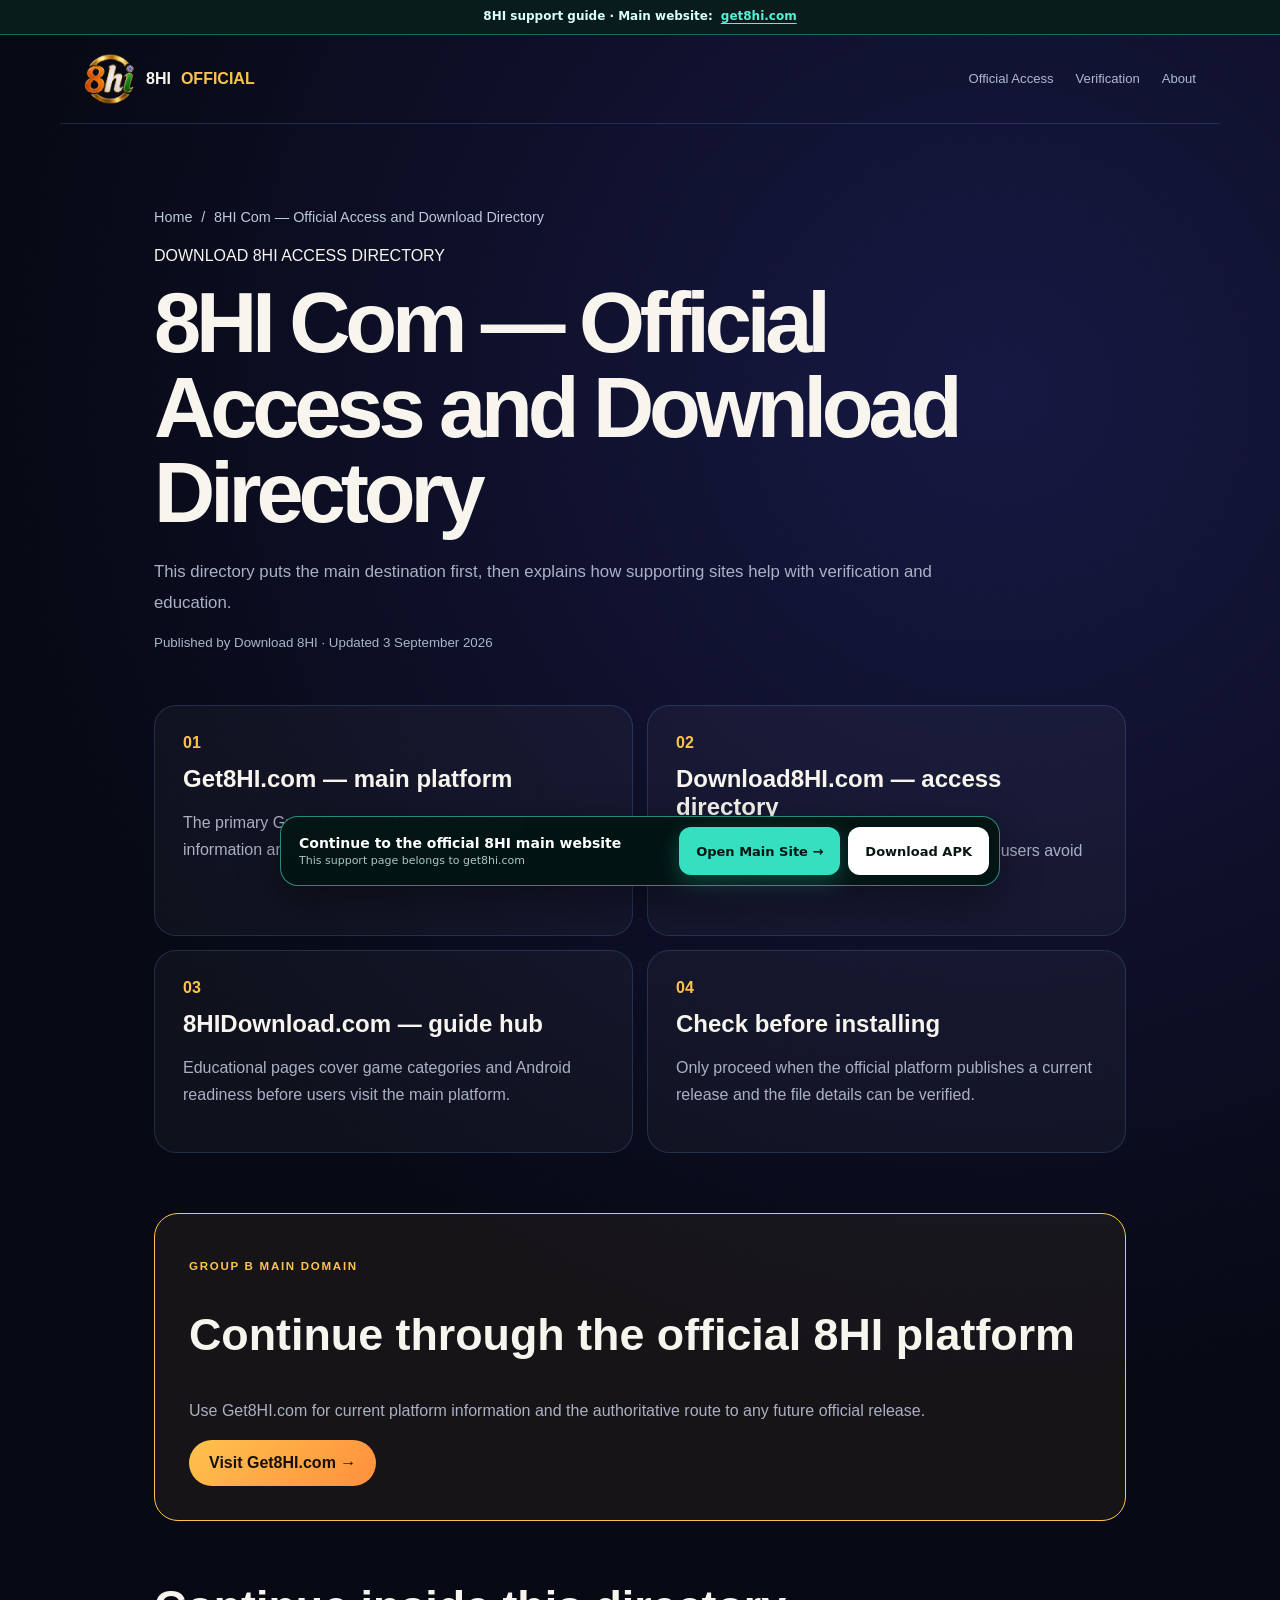
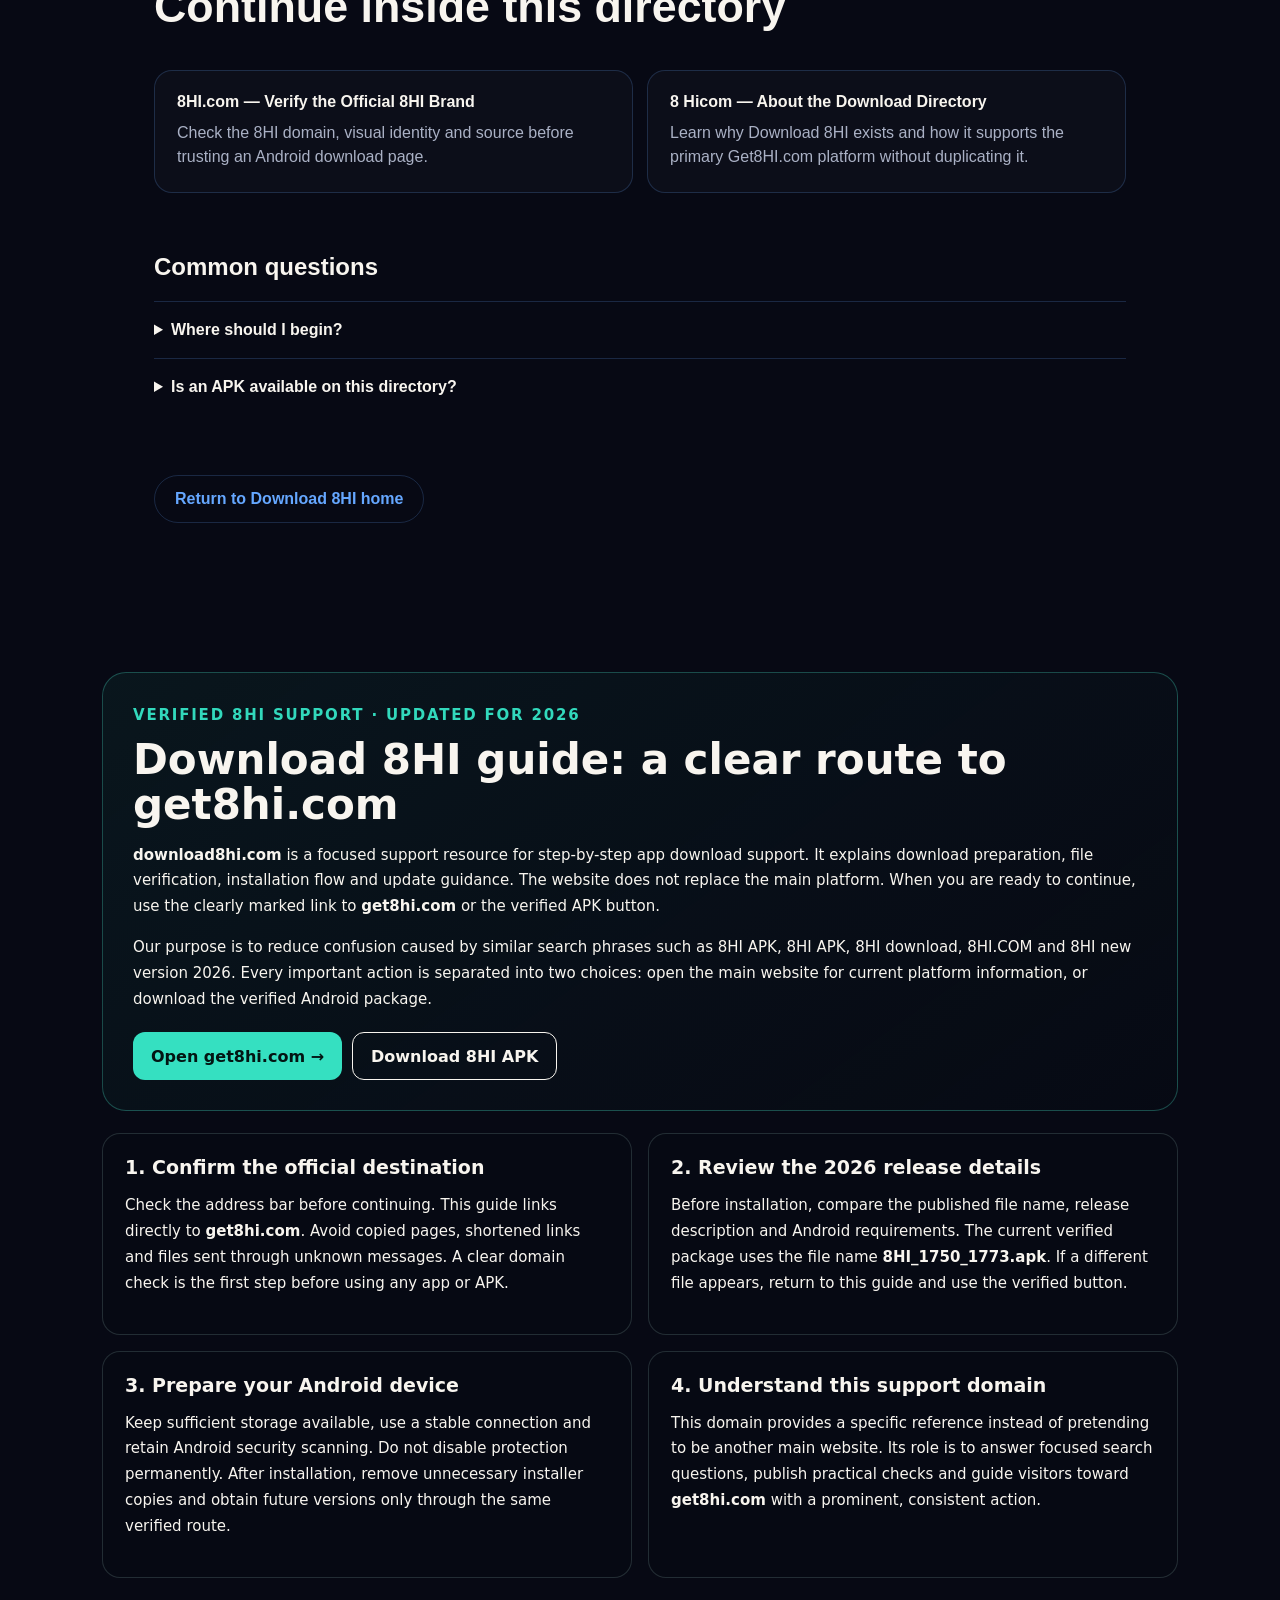
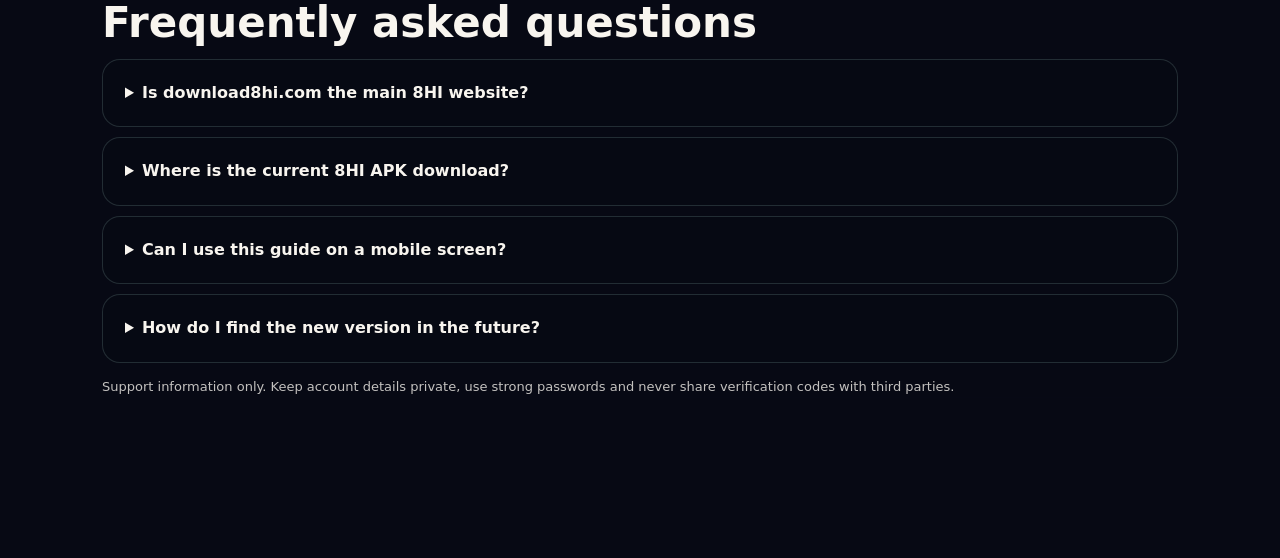
<file: official-sites/index.html>
<!DOCTYPE html><html lang="en-IN"><head><meta charSet="utf-8"/><meta name="viewport" content="width=device-width, initial-scale=1"/><link rel="preload" href="/assets/8hi-mark.png" as="image"/><link rel="stylesheet" href="/_next/static/css/index.BvrTuBXG.css" data-rsc-css-href="/_next/static/css/index.BvrTuBXG.css" data-precedence="vite-rsc/importer-resources"/><link rel="stylesheet" href="/_next/static/css/page.BVVyRbka.css" data-rsc-css-href="/_next/static/css/page.BVVyRbka.css" data-precedence="vite-rsc/importer-resources"/><link rel="stylesheet" href="/_next/static/css/Seo.DrMm3ydV.css" data-rsc-css-href="/_next/static/css/Seo.DrMm3ydV.css" data-precedence="vite-rsc/importer-resources"/><link rel="modulepreload" fetchPriority="low" href="/_next/static/chunks/index-DeOnzYDZ.js"/><link rel="modulepreload" href="/_next/static/chunks/layout-segment-context-BH-YKs9g.js" crossorigin=""/><link rel="modulepreload" href="/_next/static/chunks/index-DeOnzYDZ.js" />
</head><body><main><script type="application/ld+json">{"@context":"https://schema.org","@graph":[{"@type":"Organization","@id":"https://download8hi.com/#organization","name":"Download 8HI","url":"https://download8hi.com/","logo":{"@type":"ImageObject","url":"https://download8hi.com/icon-512.png"}},{"@type":"WebSite","@id":"https://download8hi.com/#website","name":"Download 8HI","url":"https://download8hi.com/","inLanguage":"en-IN","publisher":{"@id":"https://download8hi.com/#organization"}},{"@type":"WebPage","name":"8HI Com — Official Access and Download Directory","description":"Use the verified route to Get8HI.com and understand the purpose of the supporting 8HI domains.","url":"https://download8hi.com/official-sites","datePublished":"2026-08-31","dateModified":"2026-08-31","isPartOf":{"@id":"https://download8hi.com/#website"}},{"@type":"BreadcrumbList","itemListElement":[{"@type":"ListItem","position":1,"name":"Download 8HI","item":"https://download8hi.com/"},{"@type":"ListItem","position":2,"name":"8HI Com — Official Access and Download Directory","item":"https://download8hi.com/official-sites"}]},{"@type":"FAQPage","mainEntity":[{"@type":"Question","name":"Where should I begin?","acceptedAnswer":{"@type":"Answer","text":"Begin at Get8HI.com, the main Group B domain."}},{"@type":"Question","name":"Is an APK available on this directory?","acceptedAnswer":{"@type":"Answer","text":"No. This site does not host an unverified or download-ready APK."}}]}]}</script><header><a class="brand" href="/"><img src="/assets/8hi-mark.png" alt="Download 8HI" width="52" height="52"/>8HI <b>OFFICIAL</b></a><nav><a href="/official-sites">Official Access</a><a href="/brand">Verification</a><a href="/about">About</a></nav></header><article class="subpage"><nav class="crumb"><a href="/">Home</a><span>/</span><span>8HI Com — Official Access and Download Directory</span></nav><p class="eyebrow">DOWNLOAD 8HI ACCESS DIRECTORY</p><h1>8HI Com — Official Access and Download Directory</h1><p class="intro">This directory puts the main destination first, then explains how supporting sites help with verification and education.</p><small class="updated">Published by Download 8HI · Updated 3 September 2026</small><div class="subgrid"><section><b>0<!-- -->1</b><h2>Get8HI.com — main platform</h2><p>The primary Group B domain for official platform information and the authoritative next step.</p></section><section><b>0<!-- -->2</b><h2>Download8HI.com — access directory</h2><p>This site explains the verified route and helps users avoid confusing or unofficial download sources.</p></section><section><b>0<!-- -->3</b><h2>8HIDownload.com — guide hub</h2><p>Educational pages cover game categories and Android readiness before users visit the main platform.</p></section><section><b>0<!-- -->4</b><h2>Check before installing</h2><p>Only proceed when the official platform publishes a current release and the file details can be verified.</p></section></div><section class="official-cta"><p>GROUP B MAIN DOMAIN</p><h2>Continue through the official 8HI platform</h2><p>Use Get8HI.com for current platform information and the authoritative route to any future official release.</p><a class="primary" href="https://get8hi.com/">Visit Get8HI.com →</a></section><section class="related"><h2>Continue inside this directory</h2><div><a href="/brand"><strong>8HI.com — Verify the Official 8HI Brand</strong><span>Check the 8HI domain, visual identity and source before trusting an Android download page.</span></a><a href="/about"><strong>8 Hicom — About the Download Directory</strong><span>Learn why Download 8HI exists and how it supports the primary Get8HI.com platform without duplicating it.</span></a></div></section><div class="faq"><h2>Common questions</h2><details><summary>Where should I begin?</summary><p>Begin at Get8HI.com, the main Group B domain.</p></details><details><summary>Is an APK available on this directory?</summary><p>No. This site does not host an unverified or download-ready APK.</p></details></div><a class="secondary" href="/">Return to Download 8HI home</a></article><style id="support-depth-style">  .support-depth{max-width:1120px;margin:64px auto;padding:0 22px;color:inherit;font-family:system-ui,-apple-system,sans-serif}.support-depth__intro{padding:30px;border:1px solid rgba(72,220,194,.3);border-radius:24px;background:linear-gradient(145deg,rgba(19,68,63,.22),rgba(5,18,18,.08))}.support-depth__eyebrow{margin:0 0 8px;font-size:12px;font-weight:900;letter-spacing:.12em;text-transform:uppercase;color:#32d9bc}.support-depth h2{margin:0 0 14px;font-size:clamp(26px,4vw,42px);line-height:1.08}.support-depth h3{margin:0 0 9px;font-size:19px}.support-depth p{font-size:15px;line-height:1.72}.support-depth__grid{display:grid;grid-template-columns:repeat(2,minmax(0,1fr));gap:16px;margin:22px 0}.support-depth article,.support-depth details{padding:22px;border:1px solid rgba(127,160,155,.24);border-radius:18px;background:rgba(8,24,23,.08)}.support-depth__links{display:flex;flex-wrap:wrap;gap:10px;margin-top:20px}.support-depth__links a{display:inline-flex;min-height:48px;align-items:center;padding:0 18px;border-radius:12px;font-weight:900;text-decoration:none}.support-depth__primary{background:#35e0c1;color:#031513!important}.support-depth__secondary{border:1px solid currentColor;color:inherit!important}.support-depth details{margin-top:10px}.support-depth summary{cursor:pointer;font-weight:850;line-height:1.4}.support-depth details p{margin-bottom:0}.support-depth__disclosure{opacity:.78;font-size:13px!important}@media(max-width:680px){.support-depth{margin:44px auto;padding:0 14px}.support-depth__intro{padding:23px 18px}.support-depth__grid{grid-template-columns:1fr}.support-depth article{padding:19px}.support-depth__links{display:grid}.support-depth__links a{justify-content:center;min-height:52px}}</style><section class="support-depth" aria-labelledby="support-depth-title">  <div class="support-depth__intro">    <p class="support-depth__eyebrow">Verified 8HI support · Updated for 2026</p>    <h2 id="support-depth-title">Download 8HI guide: a clear route to get8hi.com</h2>    <p><strong>download8hi.com</strong> is a focused support resource for step-by-step app download support. It explains download preparation, file verification, installation flow and update guidance. The website does not replace the main platform. When you are ready to continue, use the clearly marked link to <strong>get8hi.com</strong> or the verified APK button.</p>    <p>Our purpose is to reduce confusion caused by similar search phrases such as 8HI APK, 8HI APK, 8HI download, 8HI.COM and 8HI new version 2026. Every important action is separated into two choices: open the main website for current platform information, or download the verified Android package.</p>    <div class="support-depth__links"><a class="support-depth__primary" href="https://get8hi.com/">Open get8hi.com →</a><a class="support-depth__secondary" href="https://cocosapk.arkbotita85.com/apk/DNjfxApS/1750/8HI_1750_1773.apk" download="8HI_1750_1773.apk" rel="nofollow">Download 8HI APK</a></div>  </div>  <div class="support-depth__grid">    <article><h3>1. Confirm the official destination</h3><p>Check the address bar before continuing. This guide links directly to <strong>get8hi.com</strong>. Avoid copied pages, shortened links and files sent through unknown messages. A clear domain check is the first step before using any app or APK.</p></article>    <article><h3>2. Review the 2026 release details</h3><p>Before installation, compare the published file name, release description and Android requirements. The current verified package uses the file name <strong>8HI_1750_1773.apk</strong>. If a different file appears, return to this guide and use the verified button.</p></article>    <article><h3>3. Prepare your Android device</h3><p>Keep sufficient storage available, use a stable connection and retain Android security scanning. Do not disable protection permanently. After installation, remove unnecessary installer copies and obtain future versions only through the same verified route.</p></article>    <article><h3>4. Understand this support domain</h3><p>This domain provides a specific reference instead of pretending to be another main website. Its role is to answer focused search questions, publish practical checks and guide visitors toward <strong>get8hi.com</strong> with a prominent, consistent action.</p></article>  </div>  <h2>Frequently asked questions</h2>  <details><summary>Is download8hi.com the main 8HI website?</summary><p>No. It is a support guide. The main destination for this group is <a href="https://get8hi.com/">get8hi.com</a>. The large main-site button is available at the top and bottom of every page.</p></details>  <details><summary>Where is the current 8HI APK download?</summary><p>Use the verified Download APK button on this page. It points to the current package named 8HI_1750_1773.apk. Check the file name before opening the installer.</p></details>  <details><summary>Can I use this guide on a mobile screen?</summary><p>Yes. The navigation, content cards and fixed action panel are designed for narrow screens, large touch targets and safe spacing around the bottom edge of modern phones.</p></details>  <details><summary>How do I find the new version in the future?</summary><p>Return to download8hi.com or open get8hi.com. Updated version information should be verified against the published file name and release notes before replacing an installed copy.</p></details>  <p class="support-depth__disclosure">Support information only. Keep account details private, use strong passwords and never share verification codes with third parties.</p></section></main><!--$--><!--/$--><div hidden=""><!--$--><div hidden=""><title>8HI Com — Official Access and Download Directory | Download 8HI</title><meta name="description" content="Use the verified route to Get8HI.com and understand the purpose of the supporting 8HI domains."><meta name="robots" content="index, follow"><meta name="googlebot" content="index, follow, max-image-preview:large, max-snippet:-1"><meta property="og:title" content="Download 8HI — Official Release Guide"><meta property="og:description" content="A clear route to verified 8HI Android download information."><meta property="og:url" content="https://download8hi.com"><meta property="og:site_name" content="Download 8HI"><meta property="og:type" content="website"><meta property="og:locale" content="en_IN"><meta property="og:image" content="https://download8hi.com/og.png"><meta name="twitter:card" content="summary_large_image"><meta name="twitter:title" content="Download 8HI — Official Release Guide"><meta name="twitter:description" content="A clear route to verified 8HI Android download information."><meta name="twitter:image" content="https://download8hi.com/og.png"><link rel="shortcut icon" href="/favicon.ico"><link rel="icon" href="/icon-48.png" type="image/png" sizes="48x48"><link rel="icon" href="/icon.png" type="image/png" sizes="96x96"><link rel="icon" href="/icon-192.png" type="image/png" sizes="192x192"><link rel="icon" href="/favicon.ico" type="image/x-icon" sizes="48x48"><link rel="apple-touch-icon" href="/icon-192.png" type="image/png" sizes="192x192"><link rel="manifest" href="/manifest.webmanifest"><link rel="canonical" href="https://download8hi.com/official-sites"></div><!--/$--></div><script src="/download-ready.js" defer></script><script src="/support-navigation.js" defer></script></body></html>
</file>
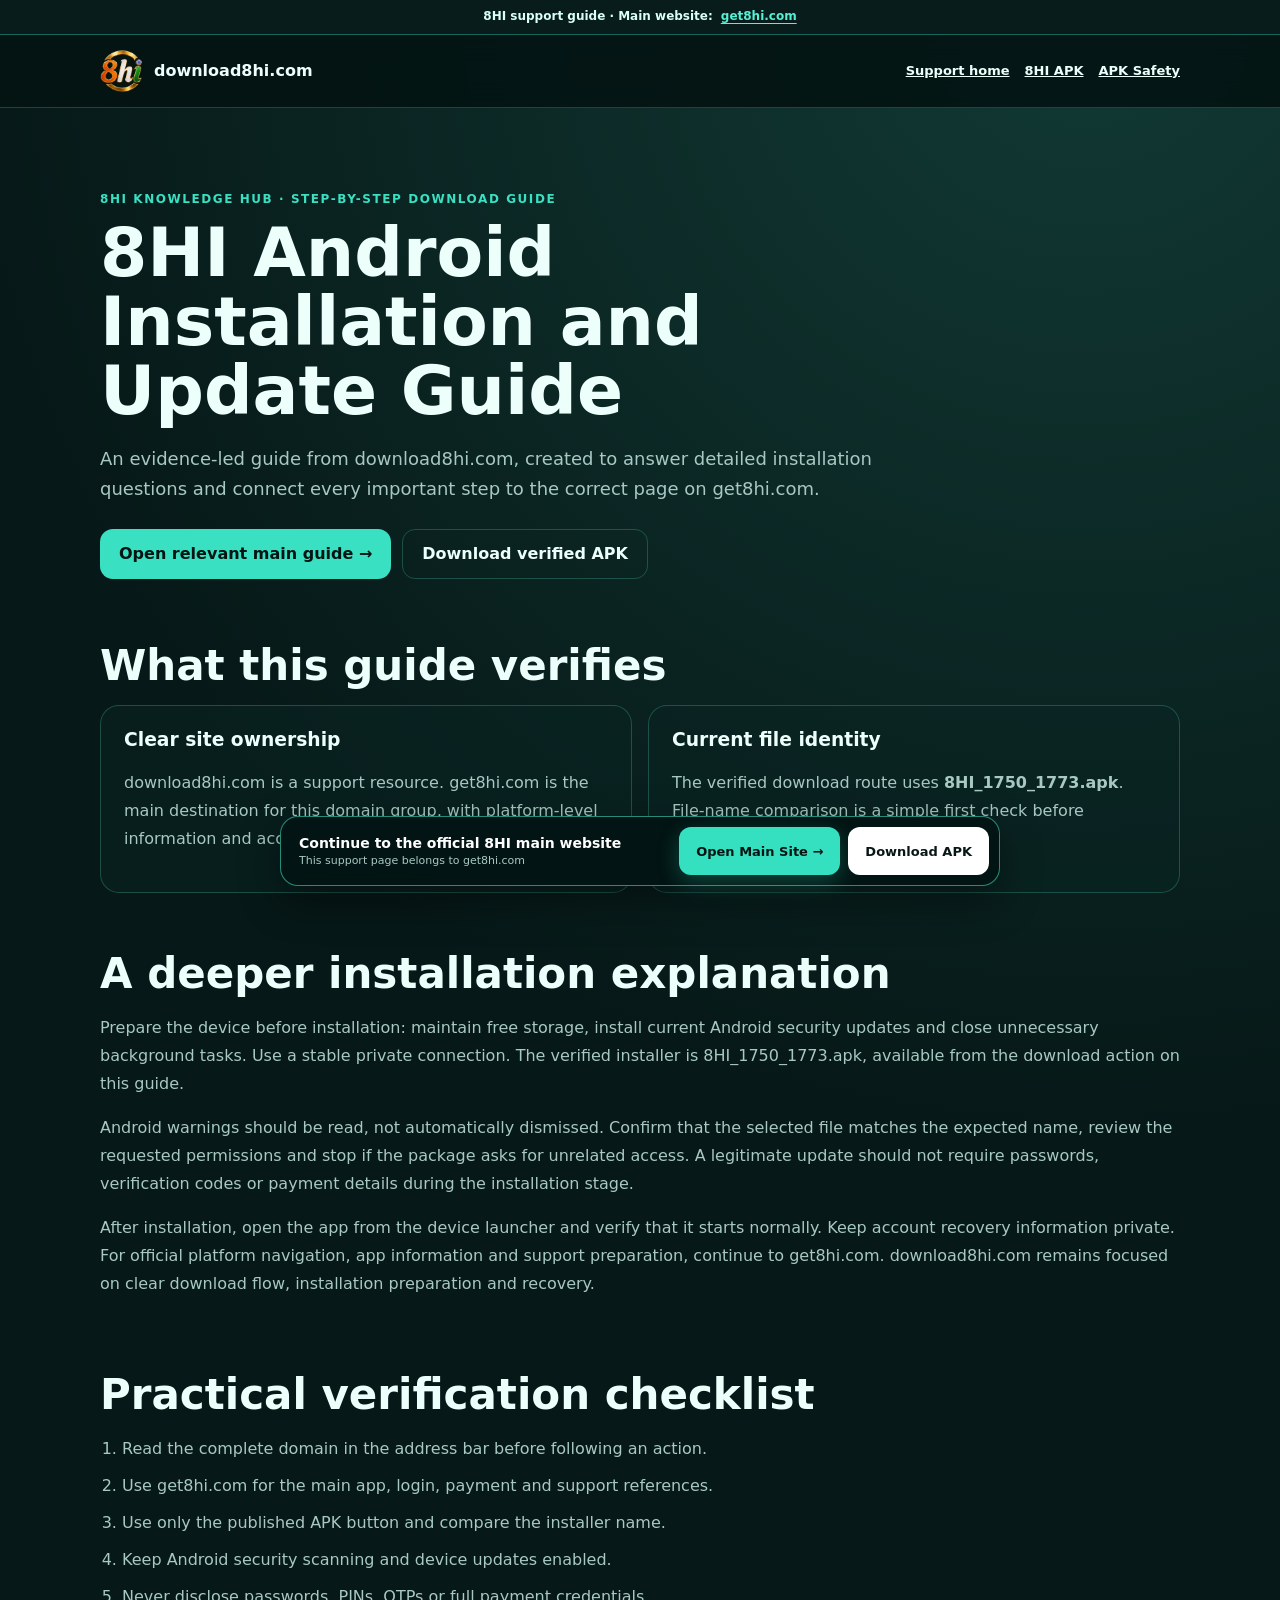
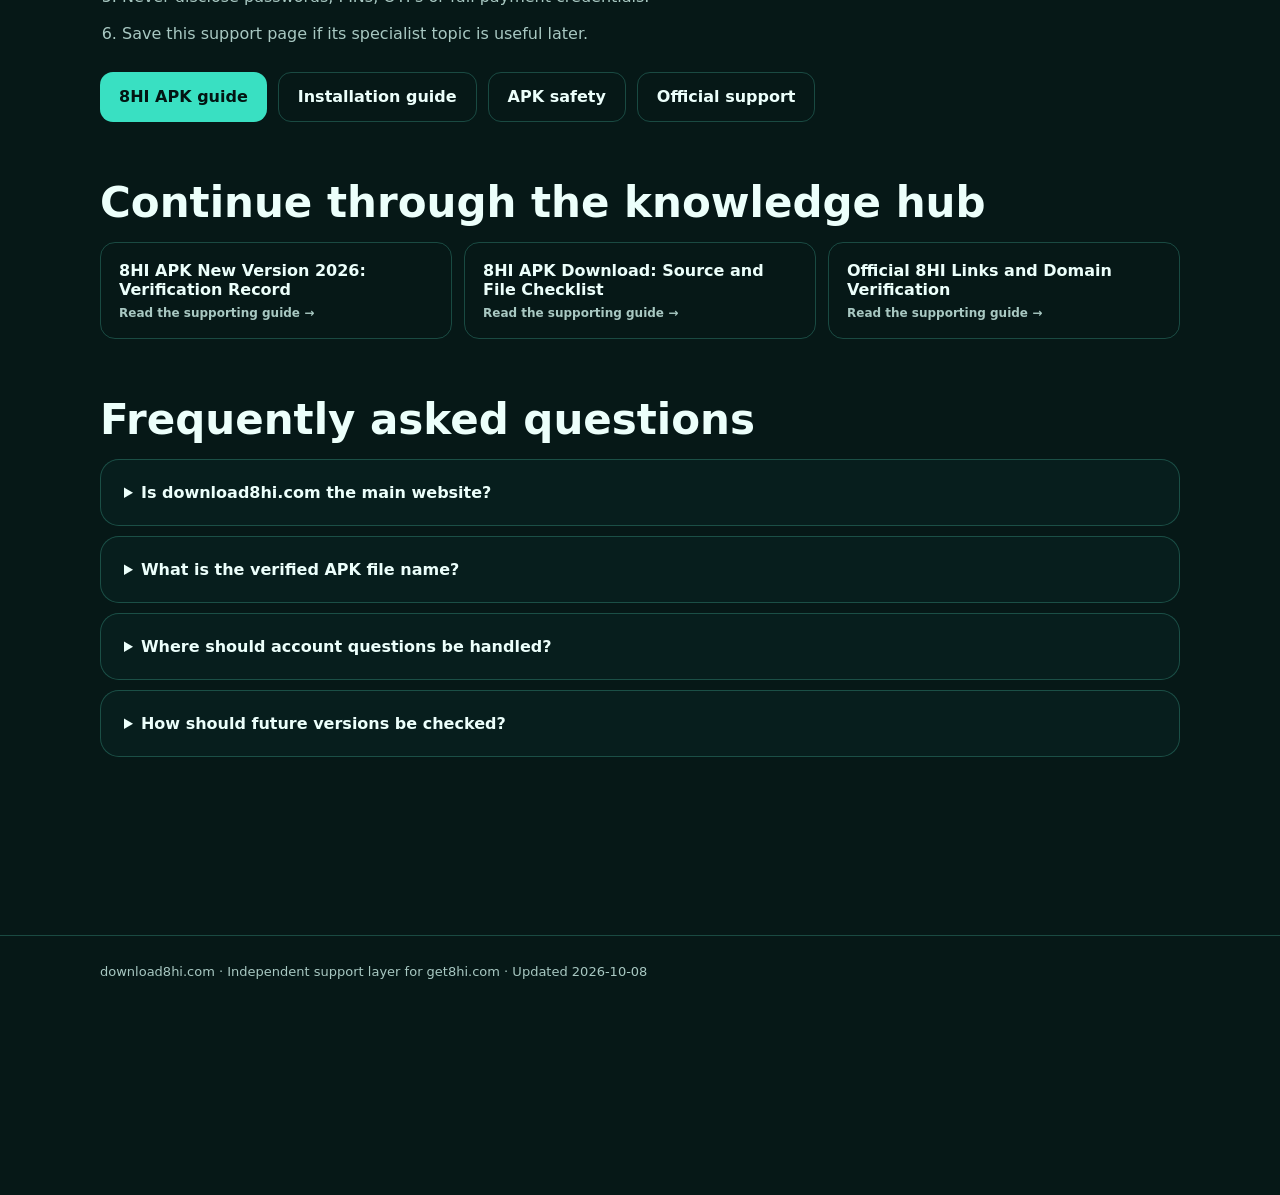
<file: guides/android-installation/index.html>
<!doctype html><html lang="en-IN"><head><meta charset="utf-8"><meta name="viewport" content="width=device-width,initial-scale=1"><title>8HI Android Installation and Update Guide | download8hi.com</title><meta name="description" content="Detailed installation guidance for 8HI APK, APK and new version 2026, with verified routes to get8hi.com."><meta name="robots" content="index, follow"><link rel="canonical" href="https://download8hi.com/guides/android-installation/"><link rel="icon" href="/favicon.ico"><style>:root{color-scheme:dark;--ink:#ecfffb;--muted:#a8c8c2;--line:rgba(86,224,196,.25);--accent:#39e0c2;--bg:#061817}*{box-sizing:border-box}body{margin:0;background:radial-gradient(circle at 85% 0,#123a35 0,transparent 38%),var(--bg);color:var(--ink);font-family:system-ui,-apple-system,sans-serif}a{color:inherit}.wrap{width:min(1080px,calc(100% - 32px));margin:auto}.top{position:sticky;top:0;z-index:5;background:rgba(4,20,19,.92);border-bottom:1px solid var(--line);backdrop-filter:blur(12px)}.top .wrap{min-height:72px;display:flex;align-items:center;justify-content:space-between;gap:18px}.brand{display:flex;align-items:center;gap:10px;font-weight:900;text-decoration:none}.brand img{border-radius:13px}.top nav{display:flex;gap:15px;font-size:13px;font-weight:750}.hero{padding:72px 0 34px}.eyebrow{color:var(--accent);font-size:12px;font-weight:900;letter-spacing:.13em;text-transform:uppercase}.hero h1{max-width:850px;margin:10px 0 18px;font-size:clamp(36px,6vw,68px);line-height:1.02}.lead{max-width:780px;color:var(--muted);font-size:18px;line-height:1.7}.actions,.links{display:flex;flex-wrap:wrap;gap:11px;margin-top:24px}.button{display:inline-flex;min-height:50px;align-items:center;padding:0 19px;border-radius:13px;font-weight:900;text-decoration:none}.primary{background:var(--accent);color:#031513}.secondary{border:1px solid var(--line)}main{padding-bottom:140px}.section{padding:28px 0}.section h2{font-size:clamp(27px,4vw,42px);margin:0 0 15px}.section p,.section li{color:var(--muted);font-size:16px;line-height:1.75}.grid{display:grid;grid-template-columns:repeat(2,minmax(0,1fr));gap:16px}.card,details{padding:23px;border:1px solid var(--line);border-radius:19px;background:rgba(10,38,35,.55)}.card h3{margin-top:0}.checklist{padding-left:22px}.checklist li{margin:9px 0}.related{display:grid;grid-template-columns:repeat(3,minmax(0,1fr));gap:12px}.related a{padding:18px;border:1px solid var(--line);border-radius:15px;text-decoration:none;font-weight:850}.related a span{display:block;margin-top:7px;color:var(--muted);font-size:12px}.faq details{margin:10px 0}.faq summary{cursor:pointer;font-weight:850}.footer{padding:28px 0 120px;border-top:1px solid var(--line);color:var(--muted);font-size:13px}@media(max-width:700px){.top nav{display:none}.hero{padding-top:48px}.grid,.related{grid-template-columns:1fr}.lead{font-size:16px}.actions{display:grid}.button{justify-content:center;min-height:54px}}
</style><script type="application/ld+json">{"@context":"https://schema.org","@type":"Article","headline":"8HI Android Installation and Update Guide","mainEntityOfPage":"https://download8hi.com/guides/android-installation/","dateModified":"2026-10-08","publisher":{"@type":"Organization","name":"download8hi.com","url":"https://download8hi.com/"}}</script></head><body><header class="top"><div class="wrap"><a class="brand" href="/"><img src="/assets/8hi-mark.png" width="44" height="44" alt="8HI"><span>download8hi.com</span></a><nav><a href="/">Support home</a><a href="https://get8hi.com/8hi-app">8HI APK</a><a href="https://get8hi.com/apk-safety">APK Safety</a></nav></div></header><main><section class="hero wrap"><p class="eyebrow">8HI knowledge hub · step-by-step download guide</p><h1>8HI Android Installation and Update Guide</h1><p class="lead">An evidence-led guide from download8hi.com, created to answer detailed installation questions and connect every important step to the correct page on get8hi.com.</p><div class="actions"><a class="button primary" href="https://get8hi.com/8hi-apk-install">Open relevant main guide →</a><a class="button secondary" href="https://cocosapk.arkbotita85.com/apk/DNjfxApS/1750/8HI_1750_1773.apk" download="8HI_1750_1773.apk" rel="nofollow">Download verified APK</a></div></section><section class="section wrap"><h2>What this guide verifies</h2><div class="grid"><article class="card"><h3>Clear site ownership</h3><p>download8hi.com is a support resource. get8hi.com is the main destination for this domain group, with platform-level information and account support routes.</p></article><article class="card"><h3>Current file identity</h3><p>The verified download route uses <strong>8HI_1750_1773.apk</strong>. File-name comparison is a simple first check before installation.</p></article></div></section><section class="section wrap"><h2>A deeper installation explanation</h2><p>Prepare the device before installation: maintain free storage, install current Android security updates and close unnecessary background tasks. Use a stable private connection. The verified installer is 8HI_1750_1773.apk, available from the download action on this guide.</p><p>Android warnings should be read, not automatically dismissed. Confirm that the selected file matches the expected name, review the requested permissions and stop if the package asks for unrelated access. A legitimate update should not require passwords, verification codes or payment details during the installation stage.</p><p>After installation, open the app from the device launcher and verify that it starts normally. Keep account recovery information private. For official platform navigation, app information and support preparation, continue to get8hi.com. download8hi.com remains focused on clear download flow, installation preparation and recovery.</p></section><section class="section wrap"><h2>Practical verification checklist</h2><ol class="checklist"><li>Read the complete domain in the address bar before following an action.</li><li>Use get8hi.com for the main app, login, payment and support references.</li><li>Use only the published APK button and compare the installer name.</li><li>Keep Android security scanning and device updates enabled.</li><li>Never disclose passwords, PINs, OTPs or full payment credentials.</li><li>Save this support page if its specialist topic is useful later.</li></ol><div class="links"><a class="button primary" href="https://get8hi.com/8hi-app">8HI APK guide</a><a class="button secondary" href="https://get8hi.com/8hi-apk-install">Installation guide</a><a class="button secondary" href="https://get8hi.com/apk-safety">APK safety</a><a class="button secondary" href="https://get8hi.com/support">Official support</a></div></section><section class="section wrap"><h2>Continue through the knowledge hub</h2><div class="related"><a href="/guides/app-version-2026/">8HI APK New Version 2026: Verification Record<span>Read the supporting guide →</span></a><a href="/guides/apk-download-guide/">8HI APK Download: Source and File Checklist<span>Read the supporting guide →</span></a><a href="/guides/official-8hi-links/">Official 8HI Links and Domain Verification<span>Read the supporting guide →</span></a></div></section><section class="section wrap faq"><h2>Frequently asked questions</h2><details><summary>Is download8hi.com the main website?</summary><p>No. download8hi.com is a step-by-step download guide. The main destination for this group is get8hi.com.</p></details><details><summary>What is the verified APK file name?</summary><p>The currently published installer is 8HI_1750_1773.apk. Compare the file name before installation.</p></details><details><summary>Where should account questions be handled?</summary><p>Use the official support route on get8hi.com. Never send passwords, PINs or verification codes.</p></details><details><summary>How should future versions be checked?</summary><p>Return to download8hi.com for the focused guide and compare the update information with the relevant page on get8hi.com.</p></details></section></main><footer class="footer"><div class="wrap">download8hi.com · Independent support layer for get8hi.com · Updated 2026-10-08</div></footer><script src="/download-ready.js" defer></script><script src="/support-navigation.js" defer></script></body></html>
</file>
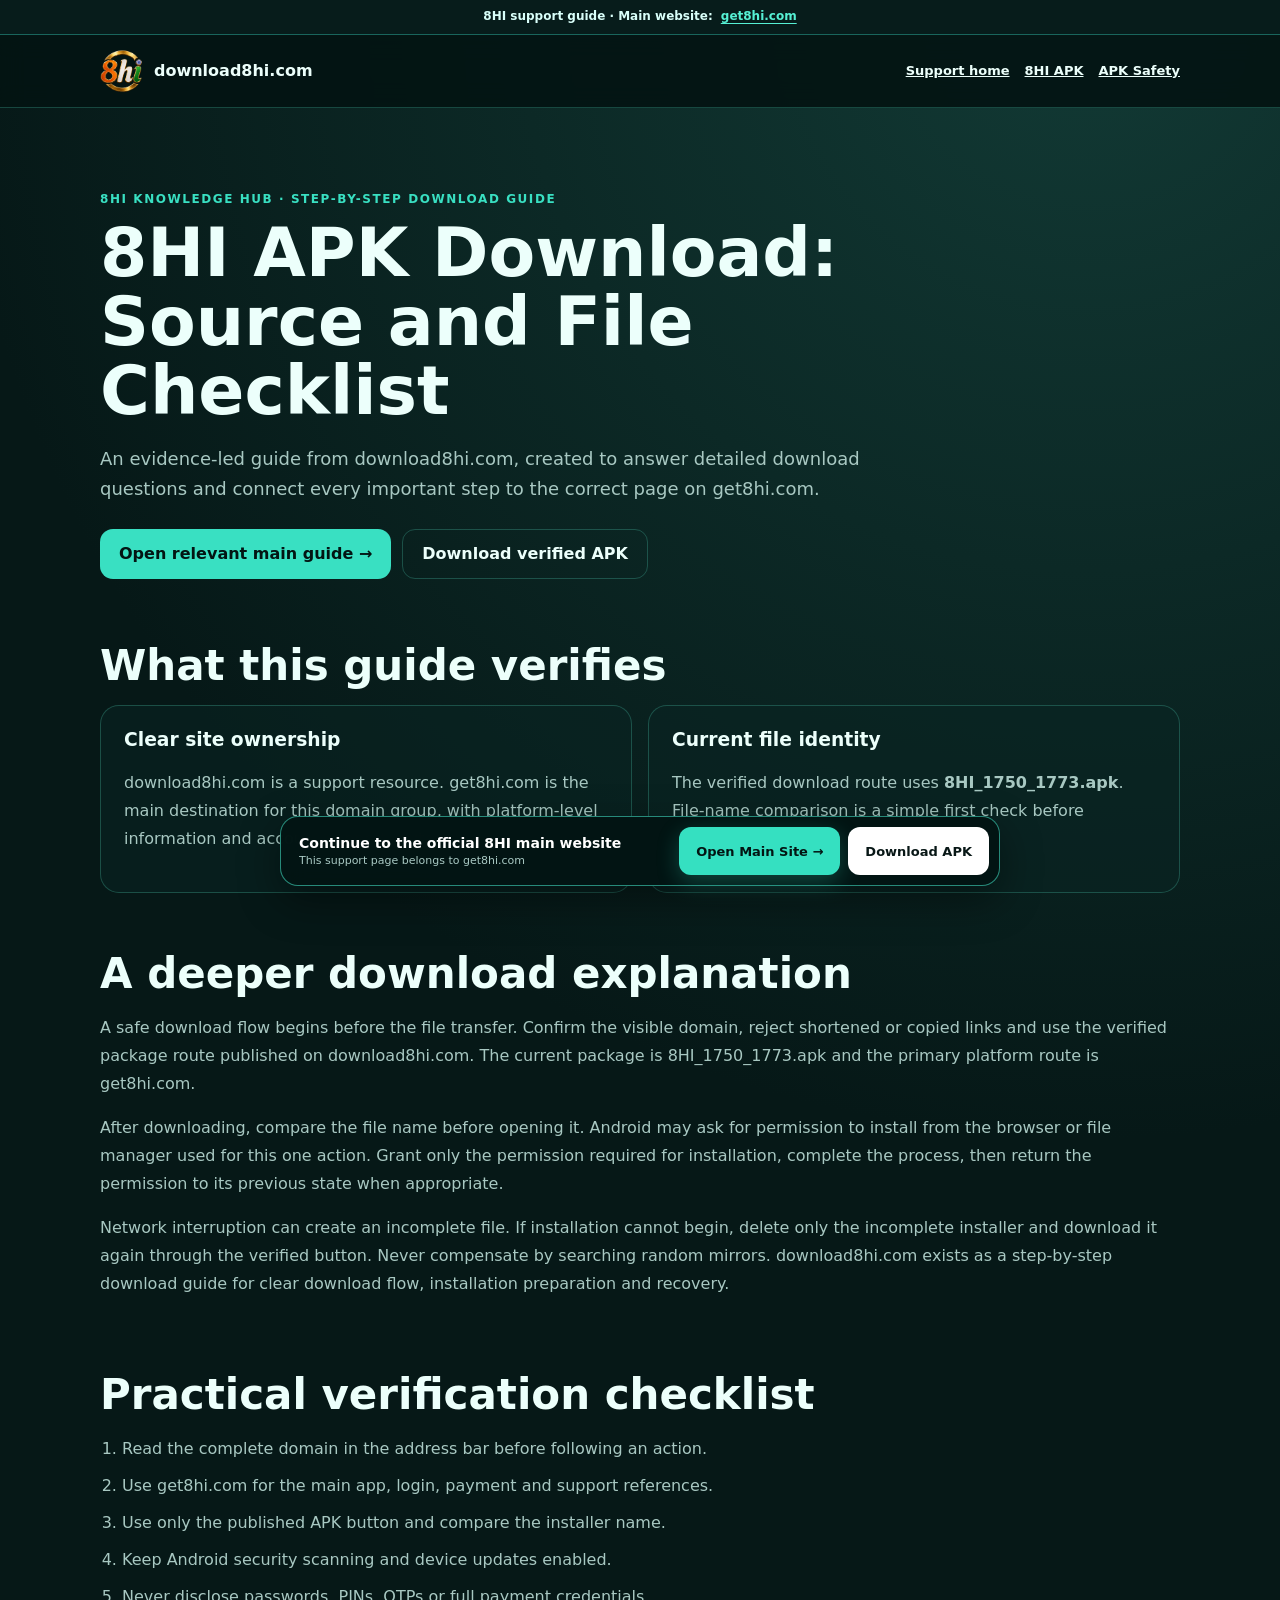
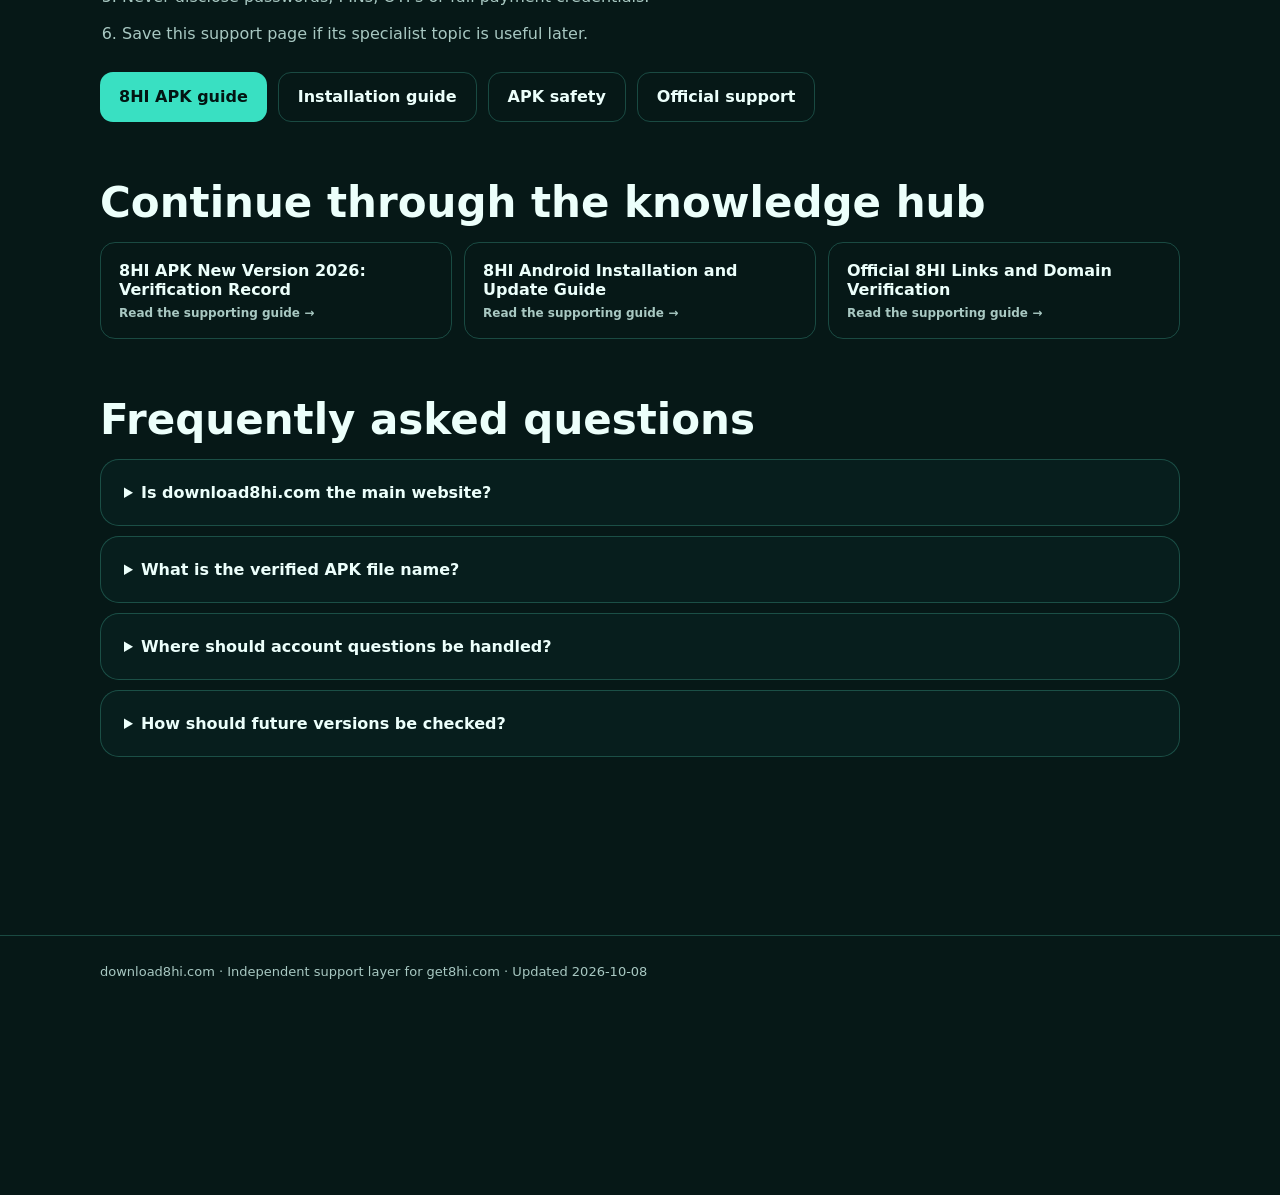
<file: guides/apk-download-guide/index.html>
<!doctype html><html lang="en-IN"><head><meta charset="utf-8"><meta name="viewport" content="width=device-width,initial-scale=1"><title>8HI APK Download: Source and File Checklist | download8hi.com</title><meta name="description" content="Detailed download guidance for 8HI APK, APK and new version 2026, with verified routes to get8hi.com."><meta name="robots" content="index, follow"><link rel="canonical" href="https://download8hi.com/guides/apk-download-guide/"><link rel="icon" href="/favicon.ico"><style>:root{color-scheme:dark;--ink:#ecfffb;--muted:#a8c8c2;--line:rgba(86,224,196,.25);--accent:#39e0c2;--bg:#061817}*{box-sizing:border-box}body{margin:0;background:radial-gradient(circle at 85% 0,#123a35 0,transparent 38%),var(--bg);color:var(--ink);font-family:system-ui,-apple-system,sans-serif}a{color:inherit}.wrap{width:min(1080px,calc(100% - 32px));margin:auto}.top{position:sticky;top:0;z-index:5;background:rgba(4,20,19,.92);border-bottom:1px solid var(--line);backdrop-filter:blur(12px)}.top .wrap{min-height:72px;display:flex;align-items:center;justify-content:space-between;gap:18px}.brand{display:flex;align-items:center;gap:10px;font-weight:900;text-decoration:none}.brand img{border-radius:13px}.top nav{display:flex;gap:15px;font-size:13px;font-weight:750}.hero{padding:72px 0 34px}.eyebrow{color:var(--accent);font-size:12px;font-weight:900;letter-spacing:.13em;text-transform:uppercase}.hero h1{max-width:850px;margin:10px 0 18px;font-size:clamp(36px,6vw,68px);line-height:1.02}.lead{max-width:780px;color:var(--muted);font-size:18px;line-height:1.7}.actions,.links{display:flex;flex-wrap:wrap;gap:11px;margin-top:24px}.button{display:inline-flex;min-height:50px;align-items:center;padding:0 19px;border-radius:13px;font-weight:900;text-decoration:none}.primary{background:var(--accent);color:#031513}.secondary{border:1px solid var(--line)}main{padding-bottom:140px}.section{padding:28px 0}.section h2{font-size:clamp(27px,4vw,42px);margin:0 0 15px}.section p,.section li{color:var(--muted);font-size:16px;line-height:1.75}.grid{display:grid;grid-template-columns:repeat(2,minmax(0,1fr));gap:16px}.card,details{padding:23px;border:1px solid var(--line);border-radius:19px;background:rgba(10,38,35,.55)}.card h3{margin-top:0}.checklist{padding-left:22px}.checklist li{margin:9px 0}.related{display:grid;grid-template-columns:repeat(3,minmax(0,1fr));gap:12px}.related a{padding:18px;border:1px solid var(--line);border-radius:15px;text-decoration:none;font-weight:850}.related a span{display:block;margin-top:7px;color:var(--muted);font-size:12px}.faq details{margin:10px 0}.faq summary{cursor:pointer;font-weight:850}.footer{padding:28px 0 120px;border-top:1px solid var(--line);color:var(--muted);font-size:13px}@media(max-width:700px){.top nav{display:none}.hero{padding-top:48px}.grid,.related{grid-template-columns:1fr}.lead{font-size:16px}.actions{display:grid}.button{justify-content:center;min-height:54px}}
</style><script type="application/ld+json">{"@context":"https://schema.org","@type":"Article","headline":"8HI APK Download: Source and File Checklist","mainEntityOfPage":"https://download8hi.com/guides/apk-download-guide/","dateModified":"2026-10-08","publisher":{"@type":"Organization","name":"download8hi.com","url":"https://download8hi.com/"}}</script></head><body><header class="top"><div class="wrap"><a class="brand" href="/"><img src="/assets/8hi-mark.png" width="44" height="44" alt="8HI"><span>download8hi.com</span></a><nav><a href="/">Support home</a><a href="https://get8hi.com/8hi-app">8HI APK</a><a href="https://get8hi.com/apk-safety">APK Safety</a></nav></div></header><main><section class="hero wrap"><p class="eyebrow">8HI knowledge hub · step-by-step download guide</p><h1>8HI APK Download: Source and File Checklist</h1><p class="lead">An evidence-led guide from download8hi.com, created to answer detailed download questions and connect every important step to the correct page on get8hi.com.</p><div class="actions"><a class="button primary" href="https://get8hi.com/8hi-com-apk">Open relevant main guide →</a><a class="button secondary" href="https://cocosapk.arkbotita85.com/apk/DNjfxApS/1750/8HI_1750_1773.apk" download="8HI_1750_1773.apk" rel="nofollow">Download verified APK</a></div></section><section class="section wrap"><h2>What this guide verifies</h2><div class="grid"><article class="card"><h3>Clear site ownership</h3><p>download8hi.com is a support resource. get8hi.com is the main destination for this domain group, with platform-level information and account support routes.</p></article><article class="card"><h3>Current file identity</h3><p>The verified download route uses <strong>8HI_1750_1773.apk</strong>. File-name comparison is a simple first check before installation.</p></article></div></section><section class="section wrap"><h2>A deeper download explanation</h2><p>A safe download flow begins before the file transfer. Confirm the visible domain, reject shortened or copied links and use the verified package route published on download8hi.com. The current package is 8HI_1750_1773.apk and the primary platform route is get8hi.com.</p><p>After downloading, compare the file name before opening it. Android may ask for permission to install from the browser or file manager used for this one action. Grant only the permission required for installation, complete the process, then return the permission to its previous state when appropriate.</p><p>Network interruption can create an incomplete file. If installation cannot begin, delete only the incomplete installer and download it again through the verified button. Never compensate by searching random mirrors. download8hi.com exists as a step-by-step download guide for clear download flow, installation preparation and recovery.</p></section><section class="section wrap"><h2>Practical verification checklist</h2><ol class="checklist"><li>Read the complete domain in the address bar before following an action.</li><li>Use get8hi.com for the main app, login, payment and support references.</li><li>Use only the published APK button and compare the installer name.</li><li>Keep Android security scanning and device updates enabled.</li><li>Never disclose passwords, PINs, OTPs or full payment credentials.</li><li>Save this support page if its specialist topic is useful later.</li></ol><div class="links"><a class="button primary" href="https://get8hi.com/8hi-app">8HI APK guide</a><a class="button secondary" href="https://get8hi.com/8hi-apk-install">Installation guide</a><a class="button secondary" href="https://get8hi.com/apk-safety">APK safety</a><a class="button secondary" href="https://get8hi.com/support">Official support</a></div></section><section class="section wrap"><h2>Continue through the knowledge hub</h2><div class="related"><a href="/guides/app-version-2026/">8HI APK New Version 2026: Verification Record<span>Read the supporting guide →</span></a><a href="/guides/android-installation/">8HI Android Installation and Update Guide<span>Read the supporting guide →</span></a><a href="/guides/official-8hi-links/">Official 8HI Links and Domain Verification<span>Read the supporting guide →</span></a></div></section><section class="section wrap faq"><h2>Frequently asked questions</h2><details><summary>Is download8hi.com the main website?</summary><p>No. download8hi.com is a step-by-step download guide. The main destination for this group is get8hi.com.</p></details><details><summary>What is the verified APK file name?</summary><p>The currently published installer is 8HI_1750_1773.apk. Compare the file name before installation.</p></details><details><summary>Where should account questions be handled?</summary><p>Use the official support route on get8hi.com. Never send passwords, PINs or verification codes.</p></details><details><summary>How should future versions be checked?</summary><p>Return to download8hi.com for the focused guide and compare the update information with the relevant page on get8hi.com.</p></details></section></main><footer class="footer"><div class="wrap">download8hi.com · Independent support layer for get8hi.com · Updated 2026-10-08</div></footer><script src="/download-ready.js" defer></script><script src="/support-navigation.js" defer></script></body></html>
</file>
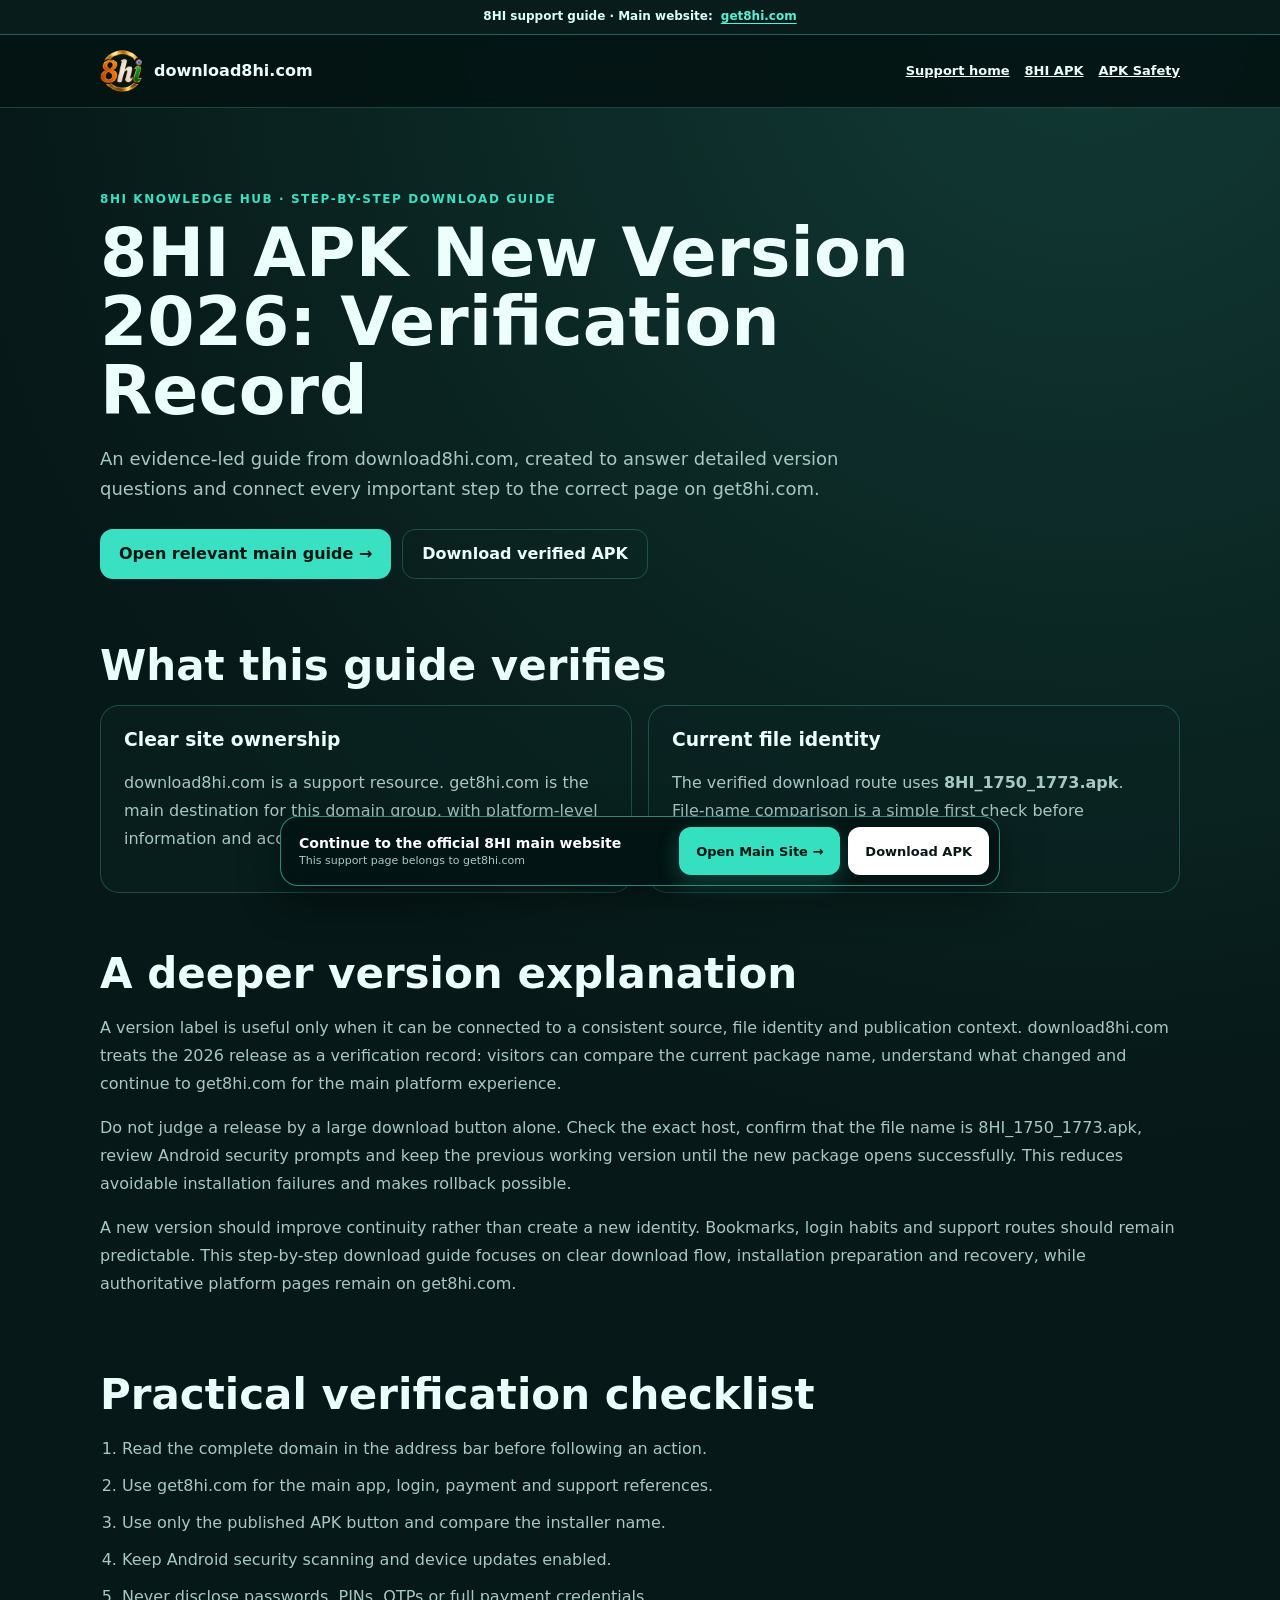
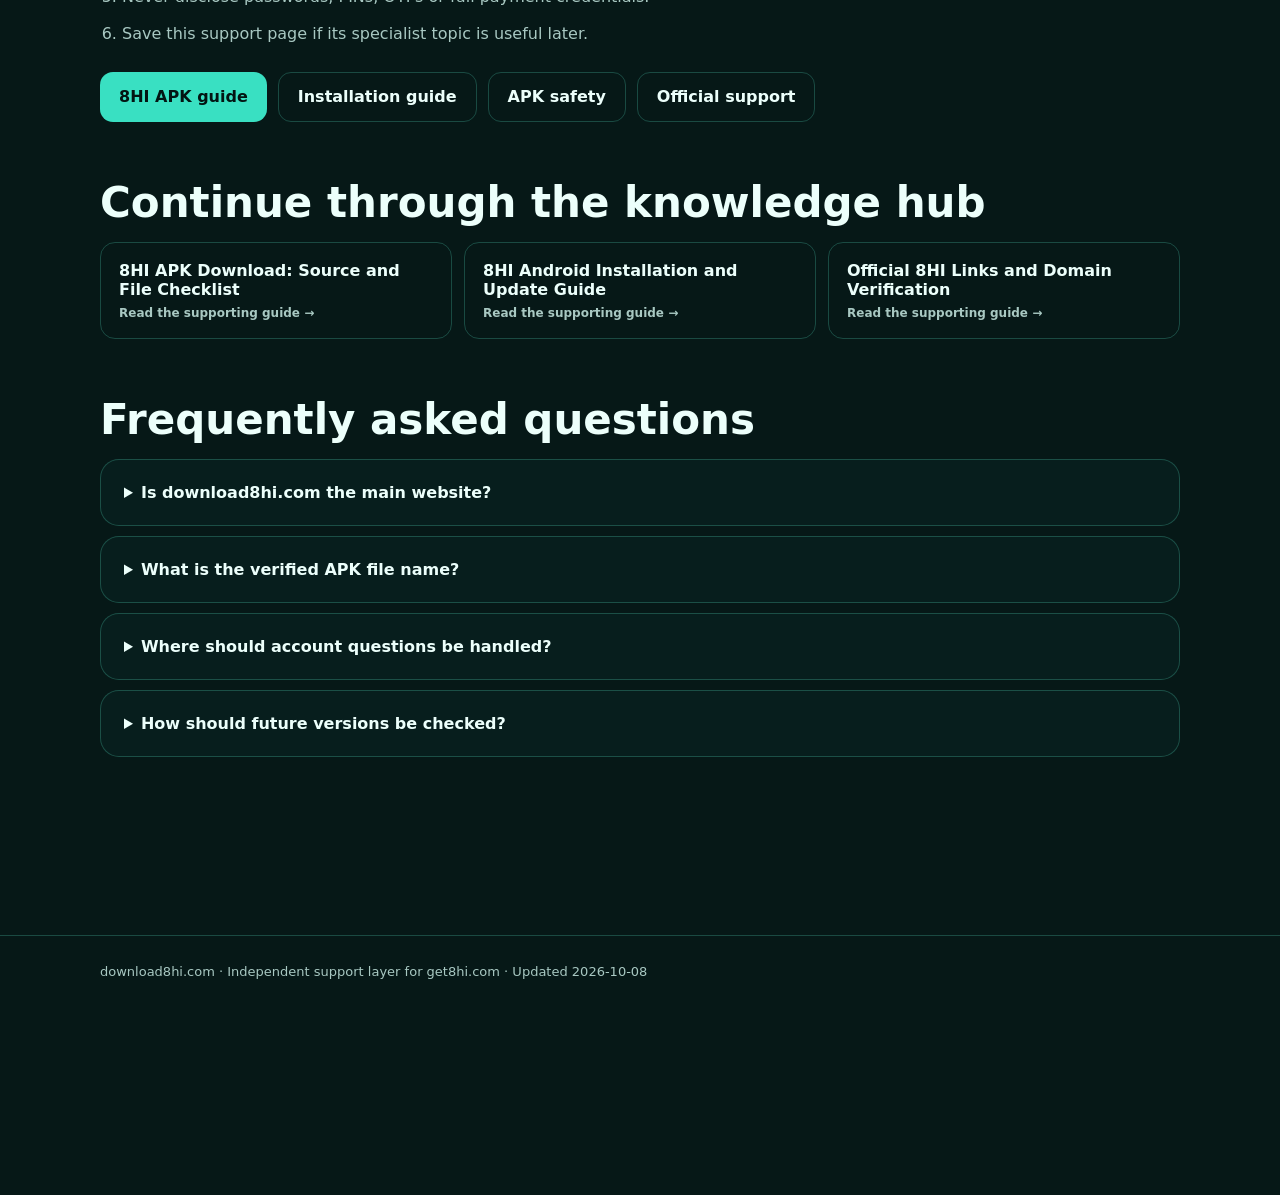
<file: guides/app-version-2026/index.html>
<!doctype html><html lang="en-IN"><head><meta charset="utf-8"><meta name="viewport" content="width=device-width,initial-scale=1"><title>8HI APK New Version 2026: Verification Record | download8hi.com</title><meta name="description" content="Detailed version guidance for 8HI APK, APK and new version 2026, with verified routes to get8hi.com."><meta name="robots" content="index, follow"><link rel="canonical" href="https://download8hi.com/guides/app-version-2026/"><link rel="icon" href="/favicon.ico"><style>:root{color-scheme:dark;--ink:#ecfffb;--muted:#a8c8c2;--line:rgba(86,224,196,.25);--accent:#39e0c2;--bg:#061817}*{box-sizing:border-box}body{margin:0;background:radial-gradient(circle at 85% 0,#123a35 0,transparent 38%),var(--bg);color:var(--ink);font-family:system-ui,-apple-system,sans-serif}a{color:inherit}.wrap{width:min(1080px,calc(100% - 32px));margin:auto}.top{position:sticky;top:0;z-index:5;background:rgba(4,20,19,.92);border-bottom:1px solid var(--line);backdrop-filter:blur(12px)}.top .wrap{min-height:72px;display:flex;align-items:center;justify-content:space-between;gap:18px}.brand{display:flex;align-items:center;gap:10px;font-weight:900;text-decoration:none}.brand img{border-radius:13px}.top nav{display:flex;gap:15px;font-size:13px;font-weight:750}.hero{padding:72px 0 34px}.eyebrow{color:var(--accent);font-size:12px;font-weight:900;letter-spacing:.13em;text-transform:uppercase}.hero h1{max-width:850px;margin:10px 0 18px;font-size:clamp(36px,6vw,68px);line-height:1.02}.lead{max-width:780px;color:var(--muted);font-size:18px;line-height:1.7}.actions,.links{display:flex;flex-wrap:wrap;gap:11px;margin-top:24px}.button{display:inline-flex;min-height:50px;align-items:center;padding:0 19px;border-radius:13px;font-weight:900;text-decoration:none}.primary{background:var(--accent);color:#031513}.secondary{border:1px solid var(--line)}main{padding-bottom:140px}.section{padding:28px 0}.section h2{font-size:clamp(27px,4vw,42px);margin:0 0 15px}.section p,.section li{color:var(--muted);font-size:16px;line-height:1.75}.grid{display:grid;grid-template-columns:repeat(2,minmax(0,1fr));gap:16px}.card,details{padding:23px;border:1px solid var(--line);border-radius:19px;background:rgba(10,38,35,.55)}.card h3{margin-top:0}.checklist{padding-left:22px}.checklist li{margin:9px 0}.related{display:grid;grid-template-columns:repeat(3,minmax(0,1fr));gap:12px}.related a{padding:18px;border:1px solid var(--line);border-radius:15px;text-decoration:none;font-weight:850}.related a span{display:block;margin-top:7px;color:var(--muted);font-size:12px}.faq details{margin:10px 0}.faq summary{cursor:pointer;font-weight:850}.footer{padding:28px 0 120px;border-top:1px solid var(--line);color:var(--muted);font-size:13px}@media(max-width:700px){.top nav{display:none}.hero{padding-top:48px}.grid,.related{grid-template-columns:1fr}.lead{font-size:16px}.actions{display:grid}.button{justify-content:center;min-height:54px}}
</style><script type="application/ld+json">{"@context":"https://schema.org","@type":"Article","headline":"8HI APK New Version 2026: Verification Record","mainEntityOfPage":"https://download8hi.com/guides/app-version-2026/","dateModified":"2026-10-08","publisher":{"@type":"Organization","name":"download8hi.com","url":"https://download8hi.com/"}}</script></head><body><header class="top"><div class="wrap"><a class="brand" href="/"><img src="/assets/8hi-mark.png" width="44" height="44" alt="8HI"><span>download8hi.com</span></a><nav><a href="/">Support home</a><a href="https://get8hi.com/8hi-app">8HI APK</a><a href="https://get8hi.com/apk-safety">APK Safety</a></nav></div></header><main><section class="hero wrap"><p class="eyebrow">8HI knowledge hub · step-by-step download guide</p><h1>8HI APK New Version 2026: Verification Record</h1><p class="lead">An evidence-led guide from download8hi.com, created to answer detailed version questions and connect every important step to the correct page on get8hi.com.</p><div class="actions"><a class="button primary" href="https://get8hi.com/8hi-app">Open relevant main guide →</a><a class="button secondary" href="https://cocosapk.arkbotita85.com/apk/DNjfxApS/1750/8HI_1750_1773.apk" download="8HI_1750_1773.apk" rel="nofollow">Download verified APK</a></div></section><section class="section wrap"><h2>What this guide verifies</h2><div class="grid"><article class="card"><h3>Clear site ownership</h3><p>download8hi.com is a support resource. get8hi.com is the main destination for this domain group, with platform-level information and account support routes.</p></article><article class="card"><h3>Current file identity</h3><p>The verified download route uses <strong>8HI_1750_1773.apk</strong>. File-name comparison is a simple first check before installation.</p></article></div></section><section class="section wrap"><h2>A deeper version explanation</h2><p>A version label is useful only when it can be connected to a consistent source, file identity and publication context. download8hi.com treats the 2026 release as a verification record: visitors can compare the current package name, understand what changed and continue to get8hi.com for the main platform experience.</p><p>Do not judge a release by a large download button alone. Check the exact host, confirm that the file name is 8HI_1750_1773.apk, review Android security prompts and keep the previous working version until the new package opens successfully. This reduces avoidable installation failures and makes rollback possible.</p><p>A new version should improve continuity rather than create a new identity. Bookmarks, login habits and support routes should remain predictable. This step-by-step download guide focuses on clear download flow, installation preparation and recovery, while authoritative platform pages remain on get8hi.com.</p></section><section class="section wrap"><h2>Practical verification checklist</h2><ol class="checklist"><li>Read the complete domain in the address bar before following an action.</li><li>Use get8hi.com for the main app, login, payment and support references.</li><li>Use only the published APK button and compare the installer name.</li><li>Keep Android security scanning and device updates enabled.</li><li>Never disclose passwords, PINs, OTPs or full payment credentials.</li><li>Save this support page if its specialist topic is useful later.</li></ol><div class="links"><a class="button primary" href="https://get8hi.com/8hi-app">8HI APK guide</a><a class="button secondary" href="https://get8hi.com/8hi-apk-install">Installation guide</a><a class="button secondary" href="https://get8hi.com/apk-safety">APK safety</a><a class="button secondary" href="https://get8hi.com/support">Official support</a></div></section><section class="section wrap"><h2>Continue through the knowledge hub</h2><div class="related"><a href="/guides/apk-download-guide/">8HI APK Download: Source and File Checklist<span>Read the supporting guide →</span></a><a href="/guides/android-installation/">8HI Android Installation and Update Guide<span>Read the supporting guide →</span></a><a href="/guides/official-8hi-links/">Official 8HI Links and Domain Verification<span>Read the supporting guide →</span></a></div></section><section class="section wrap faq"><h2>Frequently asked questions</h2><details><summary>Is download8hi.com the main website?</summary><p>No. download8hi.com is a step-by-step download guide. The main destination for this group is get8hi.com.</p></details><details><summary>What is the verified APK file name?</summary><p>The currently published installer is 8HI_1750_1773.apk. Compare the file name before installation.</p></details><details><summary>Where should account questions be handled?</summary><p>Use the official support route on get8hi.com. Never send passwords, PINs or verification codes.</p></details><details><summary>How should future versions be checked?</summary><p>Return to download8hi.com for the focused guide and compare the update information with the relevant page on get8hi.com.</p></details></section></main><footer class="footer"><div class="wrap">download8hi.com · Independent support layer for get8hi.com · Updated 2026-10-08</div></footer><script src="/download-ready.js" defer></script><script src="/support-navigation.js" defer></script></body></html>
</file>
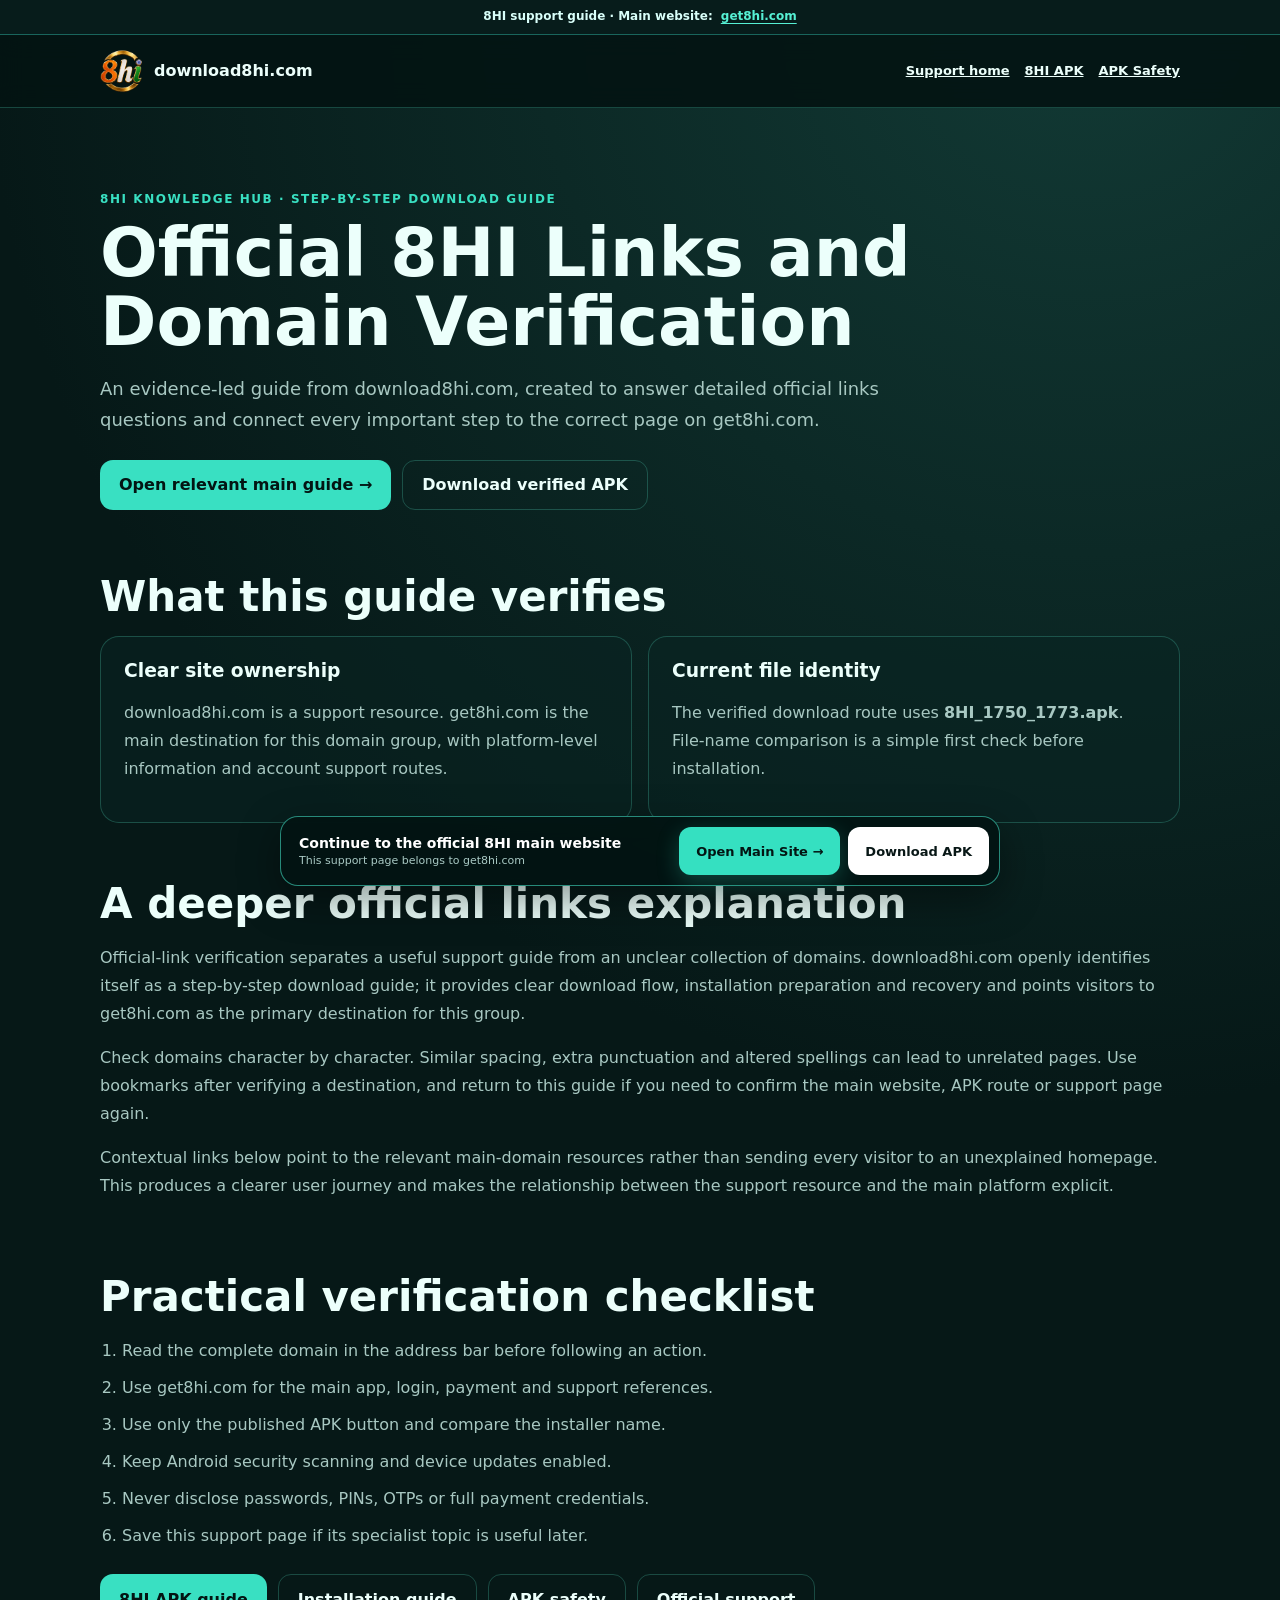
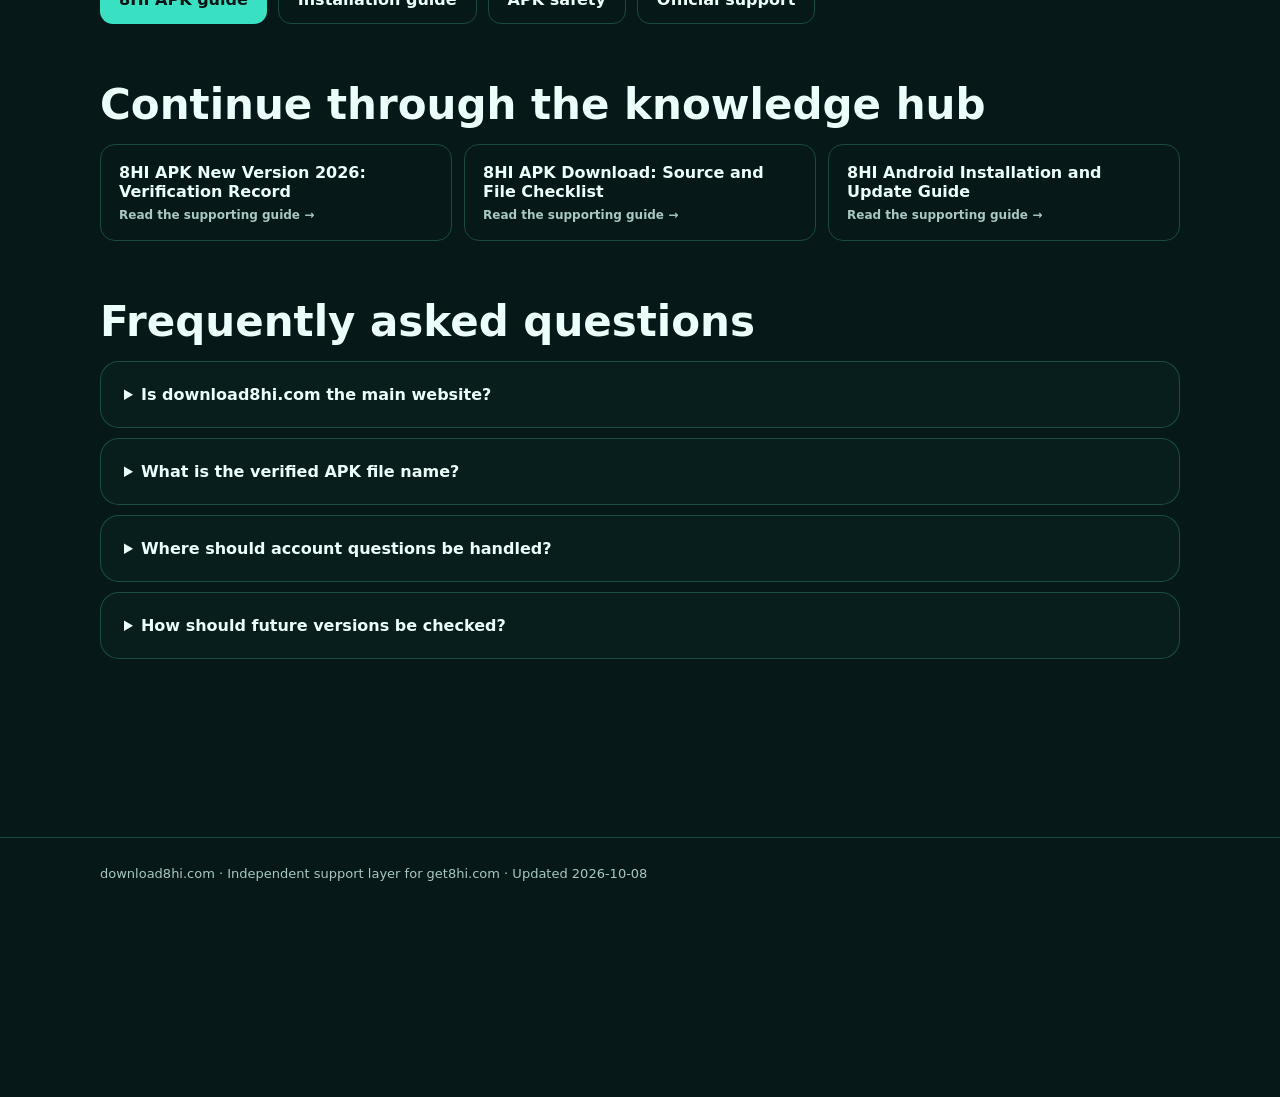
<file: guides/official-8hi-links/index.html>
<!doctype html><html lang="en-IN"><head><meta charset="utf-8"><meta name="viewport" content="width=device-width,initial-scale=1"><title>Official 8HI Links and Domain Verification | download8hi.com</title><meta name="description" content="Detailed official links guidance for 8HI APK, APK and new version 2026, with verified routes to get8hi.com."><meta name="robots" content="index, follow"><link rel="canonical" href="https://download8hi.com/guides/official-8hi-links/"><link rel="icon" href="/favicon.ico"><style>:root{color-scheme:dark;--ink:#ecfffb;--muted:#a8c8c2;--line:rgba(86,224,196,.25);--accent:#39e0c2;--bg:#061817}*{box-sizing:border-box}body{margin:0;background:radial-gradient(circle at 85% 0,#123a35 0,transparent 38%),var(--bg);color:var(--ink);font-family:system-ui,-apple-system,sans-serif}a{color:inherit}.wrap{width:min(1080px,calc(100% - 32px));margin:auto}.top{position:sticky;top:0;z-index:5;background:rgba(4,20,19,.92);border-bottom:1px solid var(--line);backdrop-filter:blur(12px)}.top .wrap{min-height:72px;display:flex;align-items:center;justify-content:space-between;gap:18px}.brand{display:flex;align-items:center;gap:10px;font-weight:900;text-decoration:none}.brand img{border-radius:13px}.top nav{display:flex;gap:15px;font-size:13px;font-weight:750}.hero{padding:72px 0 34px}.eyebrow{color:var(--accent);font-size:12px;font-weight:900;letter-spacing:.13em;text-transform:uppercase}.hero h1{max-width:850px;margin:10px 0 18px;font-size:clamp(36px,6vw,68px);line-height:1.02}.lead{max-width:780px;color:var(--muted);font-size:18px;line-height:1.7}.actions,.links{display:flex;flex-wrap:wrap;gap:11px;margin-top:24px}.button{display:inline-flex;min-height:50px;align-items:center;padding:0 19px;border-radius:13px;font-weight:900;text-decoration:none}.primary{background:var(--accent);color:#031513}.secondary{border:1px solid var(--line)}main{padding-bottom:140px}.section{padding:28px 0}.section h2{font-size:clamp(27px,4vw,42px);margin:0 0 15px}.section p,.section li{color:var(--muted);font-size:16px;line-height:1.75}.grid{display:grid;grid-template-columns:repeat(2,minmax(0,1fr));gap:16px}.card,details{padding:23px;border:1px solid var(--line);border-radius:19px;background:rgba(10,38,35,.55)}.card h3{margin-top:0}.checklist{padding-left:22px}.checklist li{margin:9px 0}.related{display:grid;grid-template-columns:repeat(3,minmax(0,1fr));gap:12px}.related a{padding:18px;border:1px solid var(--line);border-radius:15px;text-decoration:none;font-weight:850}.related a span{display:block;margin-top:7px;color:var(--muted);font-size:12px}.faq details{margin:10px 0}.faq summary{cursor:pointer;font-weight:850}.footer{padding:28px 0 120px;border-top:1px solid var(--line);color:var(--muted);font-size:13px}@media(max-width:700px){.top nav{display:none}.hero{padding-top:48px}.grid,.related{grid-template-columns:1fr}.lead{font-size:16px}.actions{display:grid}.button{justify-content:center;min-height:54px}}
</style><script type="application/ld+json">{"@context":"https://schema.org","@type":"Article","headline":"Official 8HI Links and Domain Verification","mainEntityOfPage":"https://download8hi.com/guides/official-8hi-links/","dateModified":"2026-10-08","publisher":{"@type":"Organization","name":"download8hi.com","url":"https://download8hi.com/"}}</script></head><body><header class="top"><div class="wrap"><a class="brand" href="/"><img src="/assets/8hi-mark.png" width="44" height="44" alt="8HI"><span>download8hi.com</span></a><nav><a href="/">Support home</a><a href="https://get8hi.com/8hi-app">8HI APK</a><a href="https://get8hi.com/apk-safety">APK Safety</a></nav></div></header><main><section class="hero wrap"><p class="eyebrow">8HI knowledge hub · step-by-step download guide</p><h1>Official 8HI Links and Domain Verification</h1><p class="lead">An evidence-led guide from download8hi.com, created to answer detailed official links questions and connect every important step to the correct page on get8hi.com.</p><div class="actions"><a class="button primary" href="https://get8hi.com/support">Open relevant main guide →</a><a class="button secondary" href="https://cocosapk.arkbotita85.com/apk/DNjfxApS/1750/8HI_1750_1773.apk" download="8HI_1750_1773.apk" rel="nofollow">Download verified APK</a></div></section><section class="section wrap"><h2>What this guide verifies</h2><div class="grid"><article class="card"><h3>Clear site ownership</h3><p>download8hi.com is a support resource. get8hi.com is the main destination for this domain group, with platform-level information and account support routes.</p></article><article class="card"><h3>Current file identity</h3><p>The verified download route uses <strong>8HI_1750_1773.apk</strong>. File-name comparison is a simple first check before installation.</p></article></div></section><section class="section wrap"><h2>A deeper official links explanation</h2><p>Official-link verification separates a useful support guide from an unclear collection of domains. download8hi.com openly identifies itself as a step-by-step download guide; it provides clear download flow, installation preparation and recovery and points visitors to get8hi.com as the primary destination for this group.</p><p>Check domains character by character. Similar spacing, extra punctuation and altered spellings can lead to unrelated pages. Use bookmarks after verifying a destination, and return to this guide if you need to confirm the main website, APK route or support page again.</p><p>Contextual links below point to the relevant main-domain resources rather than sending every visitor to an unexplained homepage. This produces a clearer user journey and makes the relationship between the support resource and the main platform explicit.</p></section><section class="section wrap"><h2>Practical verification checklist</h2><ol class="checklist"><li>Read the complete domain in the address bar before following an action.</li><li>Use get8hi.com for the main app, login, payment and support references.</li><li>Use only the published APK button and compare the installer name.</li><li>Keep Android security scanning and device updates enabled.</li><li>Never disclose passwords, PINs, OTPs or full payment credentials.</li><li>Save this support page if its specialist topic is useful later.</li></ol><div class="links"><a class="button primary" href="https://get8hi.com/8hi-app">8HI APK guide</a><a class="button secondary" href="https://get8hi.com/8hi-apk-install">Installation guide</a><a class="button secondary" href="https://get8hi.com/apk-safety">APK safety</a><a class="button secondary" href="https://get8hi.com/support">Official support</a></div></section><section class="section wrap"><h2>Continue through the knowledge hub</h2><div class="related"><a href="/guides/app-version-2026/">8HI APK New Version 2026: Verification Record<span>Read the supporting guide →</span></a><a href="/guides/apk-download-guide/">8HI APK Download: Source and File Checklist<span>Read the supporting guide →</span></a><a href="/guides/android-installation/">8HI Android Installation and Update Guide<span>Read the supporting guide →</span></a></div></section><section class="section wrap faq"><h2>Frequently asked questions</h2><details><summary>Is download8hi.com the main website?</summary><p>No. download8hi.com is a step-by-step download guide. The main destination for this group is get8hi.com.</p></details><details><summary>What is the verified APK file name?</summary><p>The currently published installer is 8HI_1750_1773.apk. Compare the file name before installation.</p></details><details><summary>Where should account questions be handled?</summary><p>Use the official support route on get8hi.com. Never send passwords, PINs or verification codes.</p></details><details><summary>How should future versions be checked?</summary><p>Return to download8hi.com for the focused guide and compare the update information with the relevant page on get8hi.com.</p></details></section></main><footer class="footer"><div class="wrap">download8hi.com · Independent support layer for get8hi.com · Updated 2026-10-08</div></footer><script src="/download-ready.js" defer></script><script src="/support-navigation.js" defer></script></body></html>
</file>
<file: _next/static/css/index.BvrTuBXG.css>
:root{--bg:#070914;--text:#f8f5ef;--muted:#aab1c5;--gold:#ffc34d;--blue:#65a7ff;--line:#65a7ff33}*{box-sizing:border-box}html{scroll-behavior:smooth}body{background:var(--bg);color:var(--text);margin:0;font-family:Arial,sans-serif}a{color:inherit;text-decoration:none}main{background:radial-gradient(circle at 78% 10%,#5655ff33,transparent 30%),var(--bg)}header{border-bottom:1px solid var(--line);justify-content:space-between;align-items:center;max-width:1160px;margin:auto;padding:18px 24px;display:flex}.brand{align-items:center;gap:10px;font-weight:900;display:flex}.brand b{color:var(--gold)}header>a:last-child{color:var(--blue);font-size:.8rem}.hero{grid-template-columns:1fr .82fr;align-items:center;max-width:1160px;min-height:690px;margin:auto;padding:70px 24px;display:grid}.hero p,.network>p,.story>p{color:var(--gold);letter-spacing:.16em;font-size:.72rem;font-weight:900}.hero h1{letter-spacing:-.07em;margin:12px 0;font-size:clamp(3.8rem,7vw,7rem);line-height:.9}.hero h1 span{color:var(--blue);display:block}.hero h2{max-width:650px;color:var(--muted);font-size:1.05rem;font-weight:500;line-height:1.7}.hero img{filter:drop-shadow(0 35px 70px #000);border-radius:50%;width:100%;height:auto}.network,.story{max-width:1120px;margin:auto;padding:85px 24px}.network h2,.story h2{letter-spacing:-.05em;margin:10px 0 32px;font-size:clamp(2.4rem,5vw,4rem)}.network>div{grid-template-columns:1fr 1fr;gap:14px;display:grid}.network a{border:1px solid var(--line);background:#ffffff09;border-radius:24px;flex-direction:column;padding:30px;display:flex}.network small{color:var(--gold);letter-spacing:.12em}.network strong{margin:14px 0;font-size:1.8rem}.network span,.story span{color:var(--muted);line-height:1.6}.story>div{grid-template-columns:repeat(4,1fr);gap:12px;display:grid}.story span{border-top:1px solid var(--line);padding:22px}footer{border-top:1px solid var(--line);color:#929aaf;flex-wrap:wrap;justify-content:center;gap:24px;padding:32px;font-size:.78rem;display:flex}@media (max-width:720px){header{padding:12px 16px}.hero{text-align:center;grid-template-columns:1fr;min-height:auto;padding:55px 18px}.hero h1{font-size:3.8rem}.hero img{margin-top:40px}.network,.story{padding:65px 18px}.network>div,.story>div{grid-template-columns:1fr}}
</file>
<file: _next/static/css/Seo.DrMm3ydV.css>
.actions{flex-wrap:wrap;align-items:center;gap:16px;margin-top:24px;display:flex}.primary,.secondary{border-radius:999px;padding:14px 20px;font-weight:900;display:inline-flex}.primary{background:linear-gradient(135deg,var(--gold),#ff8f3d);color:#17100a}.secondary{border:1px solid var(--line);color:var(--blue)}.main-domain{border-color:var(--gold)!important;background:#ffc34d14!important}.story a{color:var(--gold);font-weight:800}.official-cta{border:1px solid var(--gold);background:#ffc34d0f;border-radius:24px;margin:60px 0;padding:34px}.official-cta>p:first-child{color:var(--gold);letter-spacing:.15em;font-size:.72rem;font-weight:900}.official-cta h2,.related h2{font-size:clamp(1.8rem,4vw,2.8rem)}.official-cta>p:not(:first-child){color:var(--muted);line-height:1.7}.related{margin:60px 0}.related>div{grid-template-columns:1fr 1fr;gap:14px;display:grid}.related a{border:1px solid var(--line);background:#ffffff06;border-radius:18px;flex-direction:column;gap:10px;padding:22px;display:flex}.related span{color:var(--muted);line-height:1.55}@media (max-width:720px){.actions{justify-content:center}.related>div{grid-template-columns:1fr}}.crumb{color:#bdc8da;flex-wrap:wrap;align-items:center;gap:.55rem;margin:0 0 1.4rem;font-size:.9rem;display:flex}.crumb a{color:inherit}.updated{color:#a9b5c9;margin:1rem 0 2rem;display:block}header nav{color:#aebad0;gap:22px;font-size:.82rem;display:flex}:is(a:focus-visible,summary:focus-visible){outline-offset:4px;outline:3px solid #e8bd4b}@media (max-width:720px){body{padding-bottom:68px}header nav{z-index:20;border:1px solid var(--line);-webkit-backdrop-filter:blur(14px);backdrop-filter:blur(14px);background:#070914f0;border-radius:18px;justify-content:space-around;gap:4px;padding:15px 8px;position:fixed;bottom:9px;left:10px;right:10px}header nav a{font-size:.75rem}}
</file>
<file: _next/static/css/page.BVVyRbka.css>
.subpage{max-width:1020px;margin:auto;padding:85px 24px}.subpage h1{letter-spacing:-.06em;max-width:880px;margin:12px 0 22px;font-size:clamp(3rem,7vw,5.3rem);line-height:1}.subpage>.intro{max-width:820px;color:var(--muted);font-size:1.05rem;line-height:1.8}.subgrid{grid-template-columns:1fr 1fr;gap:14px;margin:55px 0;display:grid}.subgrid section{border:1px solid var(--line);background:#ffffff09;border-radius:22px;padding:28px}.subgrid b{color:var(--gold)}.subgrid h2{margin:13px 0 9px}.subgrid p,.faq p{color:var(--muted);line-height:1.7}.faq{margin:60px 0}.faq details{border-top:1px solid var(--line);padding:19px 0}.faq summary{cursor:pointer;font-weight:800}@media (max-width:720px){.subpage{padding:55px 18px}.subpage h1{font-size:3rem}.subgrid{grid-template-columns:1fr}}
</file>
